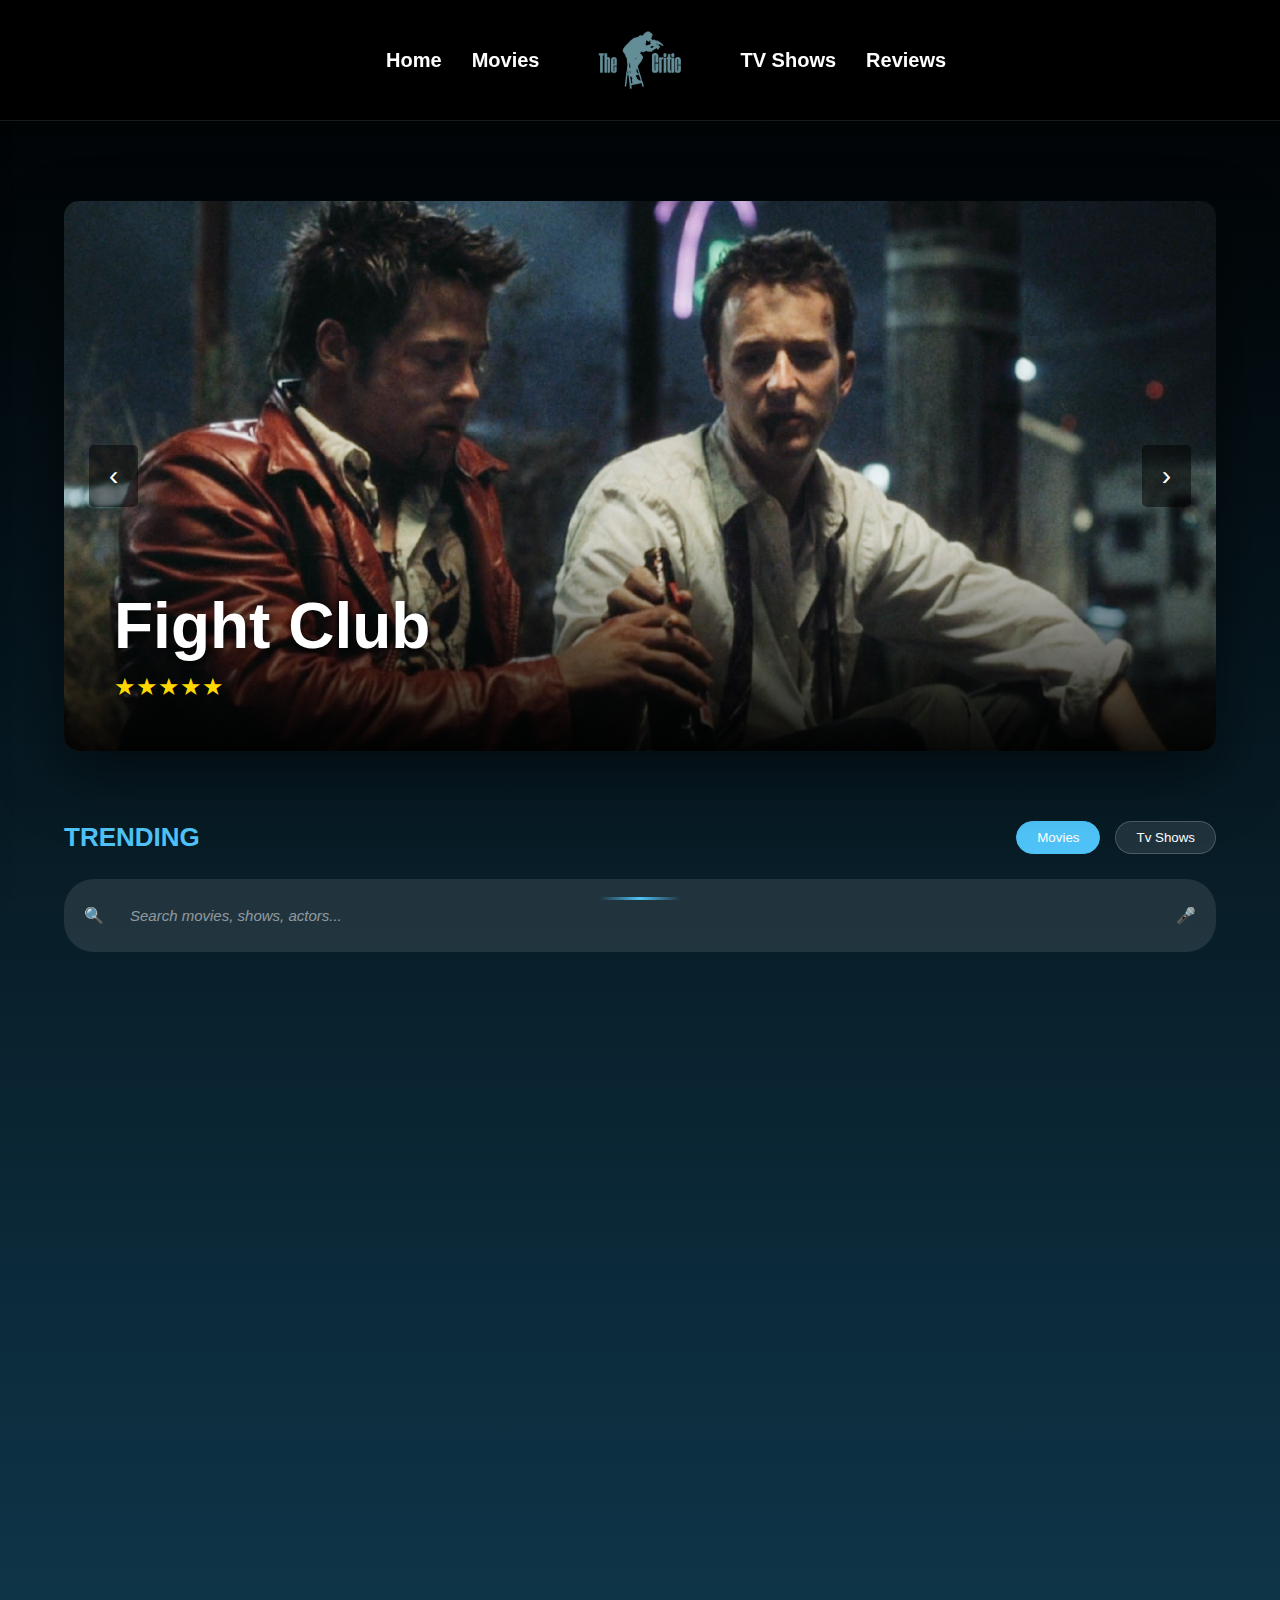
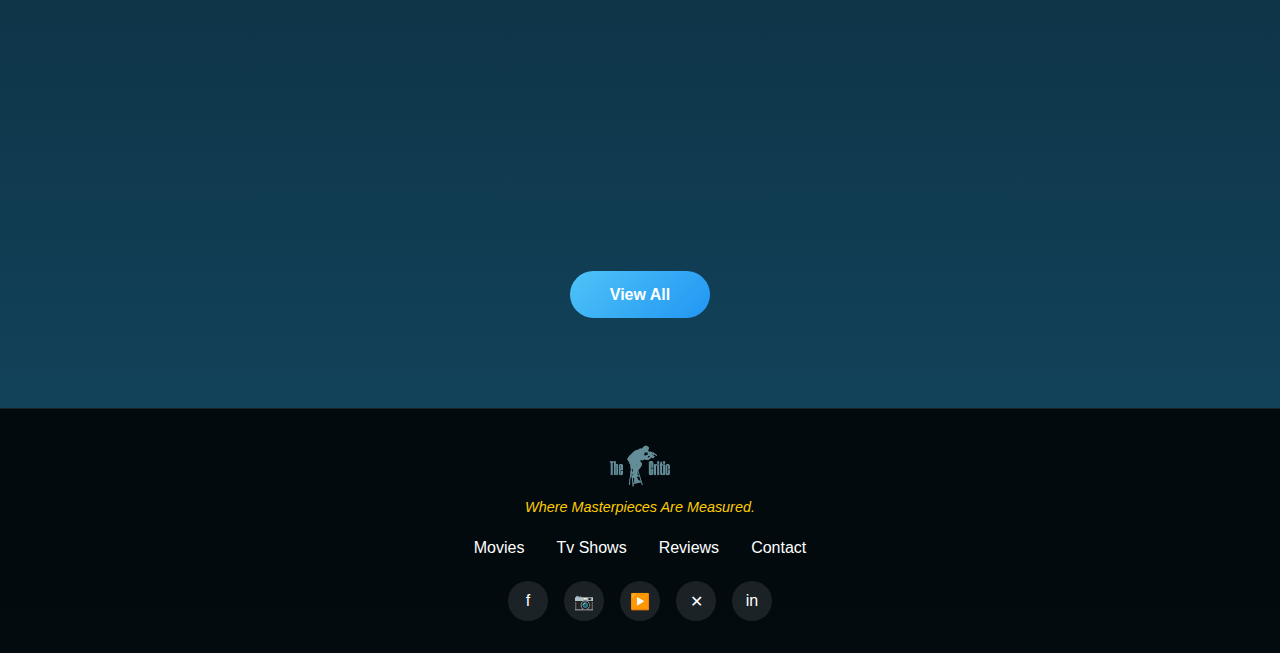
<file: Index.html>
<!DOCTYPE html>
<html lang="en">

<head>
  <meta charset="UTF-8" />
  <meta name="viewport" content="width=device-width, initial-scale=1.0" />
  <title>The Critic - Home</title>
  <link rel="stylesheet" href="Styles.css" />
  <script src="Script.js" defer></script>
</head>

<body>
  <!-- ==================== HEADER ==================== -->
  <header>
    <nav class="navbar">
      <!-- Hamburger Icon (left side on mobile) -->
      <div class="hamburger" id="hamburger">
        <span></span>
        <span></span>
        <span></span>
      </div>

      <!-- Center Links (hidden on mobile) -->
      <ul class="nav-left">
        <li><a href="Index.html">Home</a></li>
        <li><a href="Movies.html">Movies</a></li>
      </ul>

      <!-- Right Logo -->
      <a href="index.html" class="logo">
        <img src="Img/The_critic_Logo.png" alt="The Grille Logo" class="logo-img" />
      </a>

      <!-- Right Links (hidden on mobile) -->
      <ul class="nav-right">
        <li><a href="TvShows.html">TV Shows</a></li>
        <li><a href="Reviews.html">Reviews</a></li>
      </ul>
    </nav>

    <!-- Side Mobile Menu -->
    <div class="mobile-menu" id="mobileMenu">
      <ul>
        <li><a href="Index.html">Home</a></li>
        <li><a href="Movies.html">Movies</a></li>
        <li><a href="TvShows.html">TV Shows</a></li>
        <li><a href="Reviews.html">Reviews</a></li>
        <li><a href="Contact.html">Contact Us</a></li>
      </ul>
    </div>

    <!-- Optional overlay for dramatic effect -->
    <div class="menu-overlay" id="menuOverlay"></div>
  </header>


  <!-- ==================== MAIN CONTENT ==================== -->
  <div class="container">
    <section class="hero-section">
      <div class="hero-slide active" data-link="Reviews.html?movie=fight-club">
        <img src="Img/home/FightClub.jpg" alt="Fight Club" class="hero-img" />
        <div class="hero-content">
          <h1 class="hero-title">Fight Club</h1>
          <div class="rating">★★★★★</div>
        </div>
      </div>

      <div class="hero-slide" data-link="Reviews.html?movie=inception">
        <img src="Img/home/Inception.jpg" alt="Inception" class="hero-img" />
        <div class="hero-content">
          <h1 class="hero-title">Inception</h1>
          <div class="rating">★★★★★</div>
        </div>
      </div>

      <div class="hero-slide" data-link="Reviews.html?movie=dark-knight">
        <img src="Img/home/THE-DARK-KNIGHT-RISES_03.jpg" alt="The Dark Knight" class="hero-img" />
        <div class="hero-content">
          <h1 class="hero-title">The Dark Knight</h1>
          <div class="rating">★★★★★</div>
        </div>
      </div>

      <button class="carousel-nav prev" onclick="changeSlide(-1); event.stopPropagation();">‹</button>
      <button class="carousel-nav next" onclick="changeSlide(1); event.stopPropagation();">›</button>
    </section>


    <!-- Trending Section -->
    <section class="trending-section">
      <div class="section-header">
        <h2 class="section-title">TRENDING</h2>
        <div class="filter-tabs">
          <button class="active" onclick="filterContent('movies')">Movies</button>
          <button onclick="filterContent('tv')">Tv Shows</button>
        </div>
      </div>

      <div class="search-bar">
        <span class="search-icon">🔍</span>
        <input type="text" placeholder="Search movies, shows, actors..." id="searchInput" />
        <span class="mic-icon">🎤</span>
      </div>

      <!-- MOVIE GRID (3 columns, now with links) -->
      <div class="movie-grid" id="movieGrid">
        <div class="movie-card" onclick="window.location.href='Reviews.html?movie=scarface'" style="cursor: pointer;">
          <img src="Img/home/Scarface.jpg" alt="Scarface" class="movie-poster-img" />
          <div class="movie-info">
            <h3 class="movie-title">Scarface</h3>
            <div class="movie-rating">★★★★☆</div>
          </div>
        </div>

        <div class="movie-card" onclick="window.location.href='Reviews.html?movie=john-wick'" style="cursor: pointer;">
          <img src="Img/home/JohnWick.jpg" alt="John Wick" class="movie-poster-img" />
          <div class="movie-info">
            <h3 class="movie-title">John Wick</h3>
            <div class="movie-rating">★★★★★</div>
          </div>
        </div>

        <div class="movie-card" onclick="window.location.href='Reviews.html?movie=american-psycho'"
          style="cursor: pointer;">
          <img src="Img/home/AmericanPsycho.webp" alt="American Psycho" class="movie-poster-img" />
          <div class="movie-info">
            <h3 class="movie-title">American Psycho</h3>
            <div class="movie-rating">★★★★☆</div>
          </div>
        </div>

        <div class="movie-card" onclick="window.location.href='Reviews.html?movie=equalizer'" style="cursor: pointer;">
          <img src="Img/home/Equalizer.jpg" alt="Equalizer" class="movie-poster-img" />
          <div class="movie-info">
            <h3 class="movie-title">Equalizer</h3>
            <div class="movie-rating">★★★☆☆</div>
          </div>
        </div>

        <div class="movie-card" onclick="window.location.href='Reviews.html?movie=good-will-hunting'"
          style="cursor: pointer;">
          <img src="Img/home/GoodWillHunting.jpg" alt="Good Will Hunting" class="movie-poster-img" />
          <div class="movie-info">
            <h3 class="movie-title">Good Will Hunting</h3>
            <div class="movie-rating">★★★★★</div>
          </div>
        </div>

        <div class="movie-card" onclick="window.location.href='Reviews.html?movie=lockdown'" style="cursor: pointer;">
          <img src="Img/home/Lockdown.png" alt="Lock Down" class="movie-poster-img" />
          <div class="movie-info">
            <h3 class="movie-title">Lock Down</h3>
            <div class="movie-rating">★★★☆☆</div>
          </div>
        </div>
      </div>
      <!-- MOVIE GRID -->
      <div class="movie-grid" id="movieGrid">
        <!-- your existing movie cards -->
      </div>

      <!-- TV SHOW GRID (initially hidden) -->
      <div class="movie-grid" id="tvGrid" style="display: none;">
        <div class="movie-card" onclick="window.location.href='Reviews.html?movie=breaking-bad'">
          <img src="Img/tvshows/BreakingBad.jpg" alt="Breaking Bad" class="movie-poster-img" />
          <div class="movie-info">
            <h3 class="movie-title">Breaking Bad</h3>
            <div class="movie-rating">★★★★★</div>
          </div>
        </div>

        <div class="movie-card" onclick="window.location.href='Reviews.html?movie=stranger-things'">
          <img src="Img/tvshows/StrangerThings.webp" alt="Stranger Things" class="movie-poster-img" />
          <div class="movie-info">
            <h3 class="movie-title">Stranger Things</h3>
            <div class="movie-rating">★★★★★</div>
          </div>
        </div>

        <div class="movie-card" onclick="window.location.href='Reviews.html?movie=wednesday'">
          <img src="Img/tvshows/Wednesday.jpg" alt="Wednesday" class="movie-poster-img" />
          <div class="movie-info">
            <h3 class="movie-title">Wednesday</h3>
            <div class="movie-rating">★★★★☆</div>
          </div>
        </div>
      </div>

      <div class="view-all">

        <!-- Show all movies or tv shows button -->
        <!--<button class="active" onclick="filterContent('movies')">Movies</button>
                <button onclick="filterContent('tv')">Tv Shows</button> -->
        <a href="Movies.html" class="view-all-btn">View All</a>
      </div>
    </section>
  </div>

  <!-- ==================== FOOTER ==================== -->
  <footer>
    <div class="footer-content">
      <div class="footer-logo">
        <img src="Img/The_critic_Logo.png" alt="The Grille Logo" class="footer-logo-img" />
        <div>
          <div class="footer-tagline">Where Masterpieces Are Measured.</div>
        </div>
      </div>

      <div class="footer-links">
        <a href="Movies.html">Movies</a>
        <a href="TvShows.html">Tv Shows</a>
        <a href="Reviews.html">Reviews</a>
        <a href="Contact.html">Contact</a>
      </div>

      <div class="social-links">
        <a href="https://www.facebook.com/mikaelsheeray.rodriguez" class="social-icon" target="_blank">f</a>
        <a href="https://www.instagram.com/" class="social-icon" target="_blank">📷</a>
        <a href="https://www.youtube.com/channel/UCqGom0FIhv2HtHSJ5Uxgwlw" class="social-icon" target="_blank">▶️</a>
        <a href="https://twitter.com" class="social-icon" target="_blank">✕</a>
        <a href="https://www.linkedin.com/in/mikael-sheeray-rodriguez-0749b9381/" class="social-icon"
          target="_blank">in</a>
      </div>
    </div>
  </footer>
  <script>
    function filterContent(type) {
      const movieGrid = document.getElementById("movieGrid");
      const tvGrid = document.getElementById("tvGrid");
      const buttons = document.querySelectorAll(".filter-tabs button");

      // Reset active states
      buttons.forEach(btn => btn.classList.remove("active"));

      if (type === "movies") {
        movieGrid.style.display = "grid";
        tvGrid.style.display = "none";
        buttons[0].classList.add("active");
      } else if (type === "tv") {
        movieGrid.style.display = "none";
        tvGrid.style.display = "grid";
        buttons[1].classList.add("active");
      }
    }
  </script>

</body>

</html>
</file>
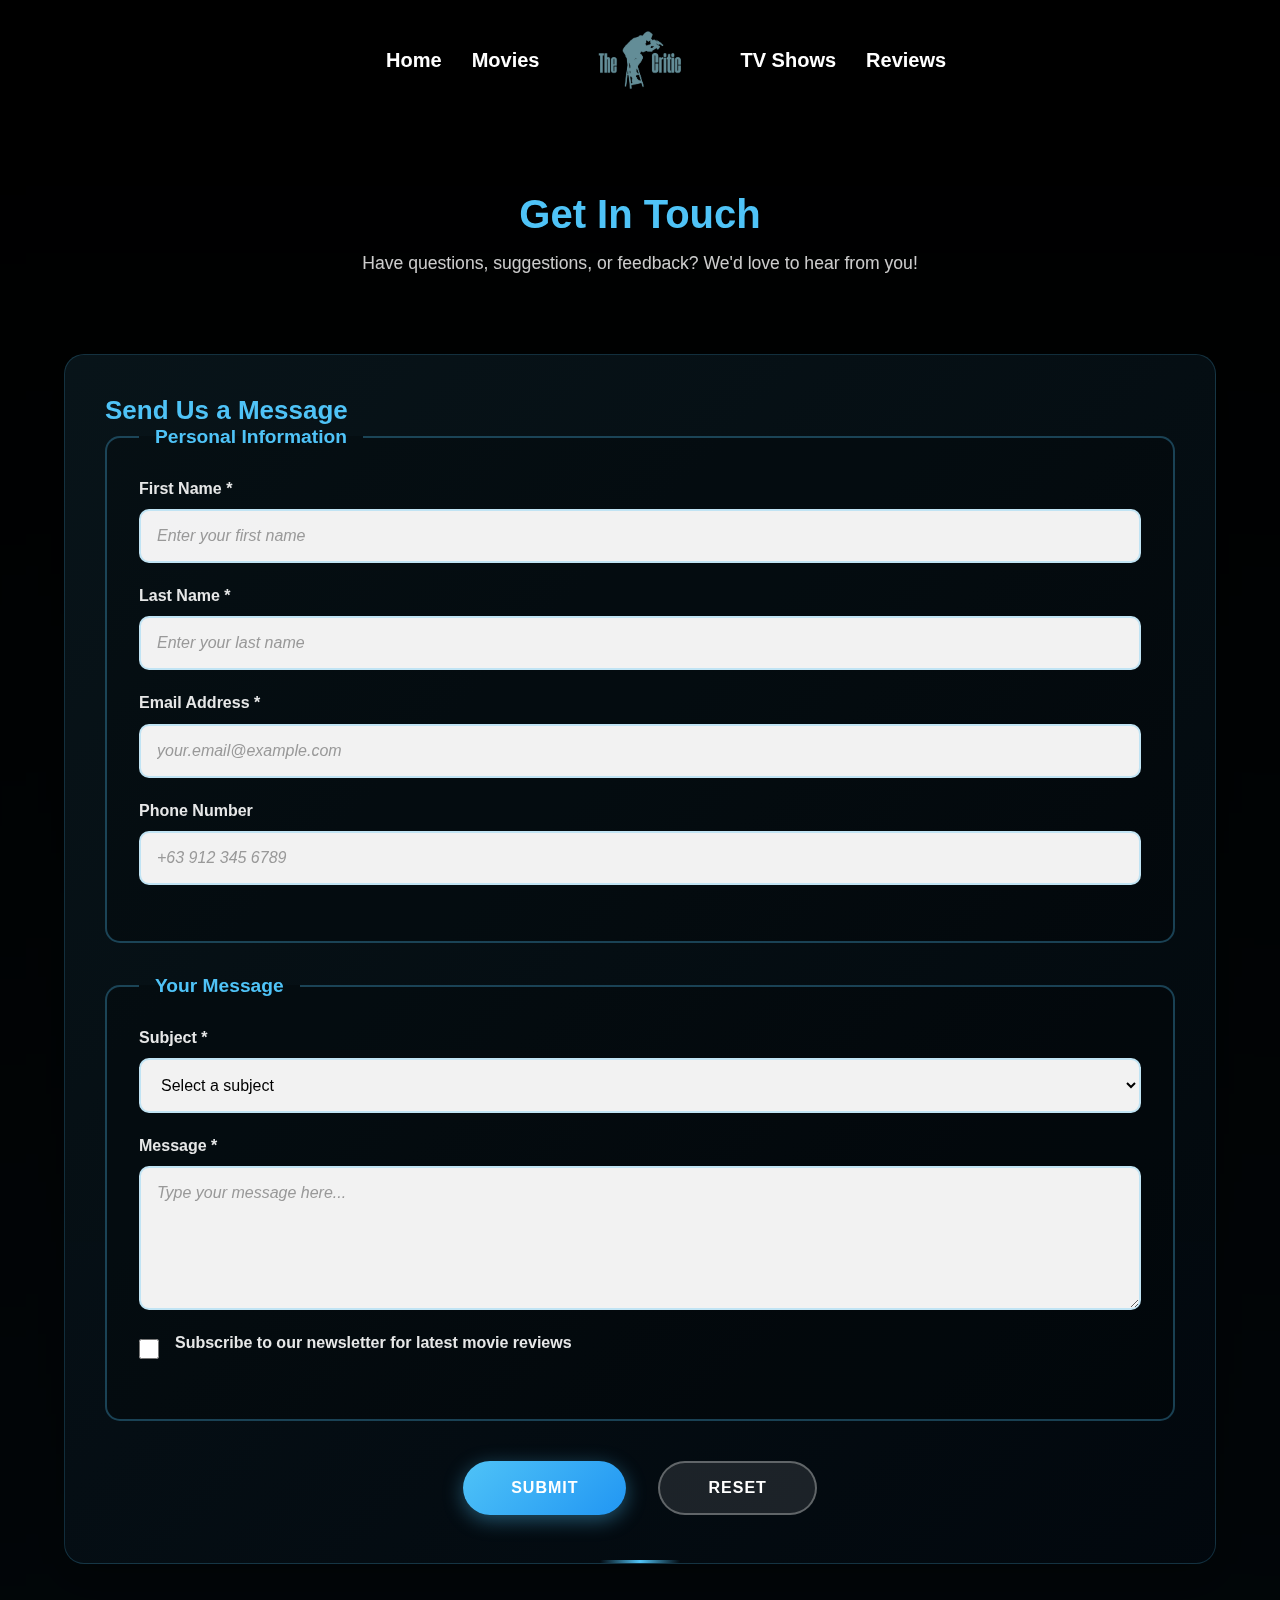
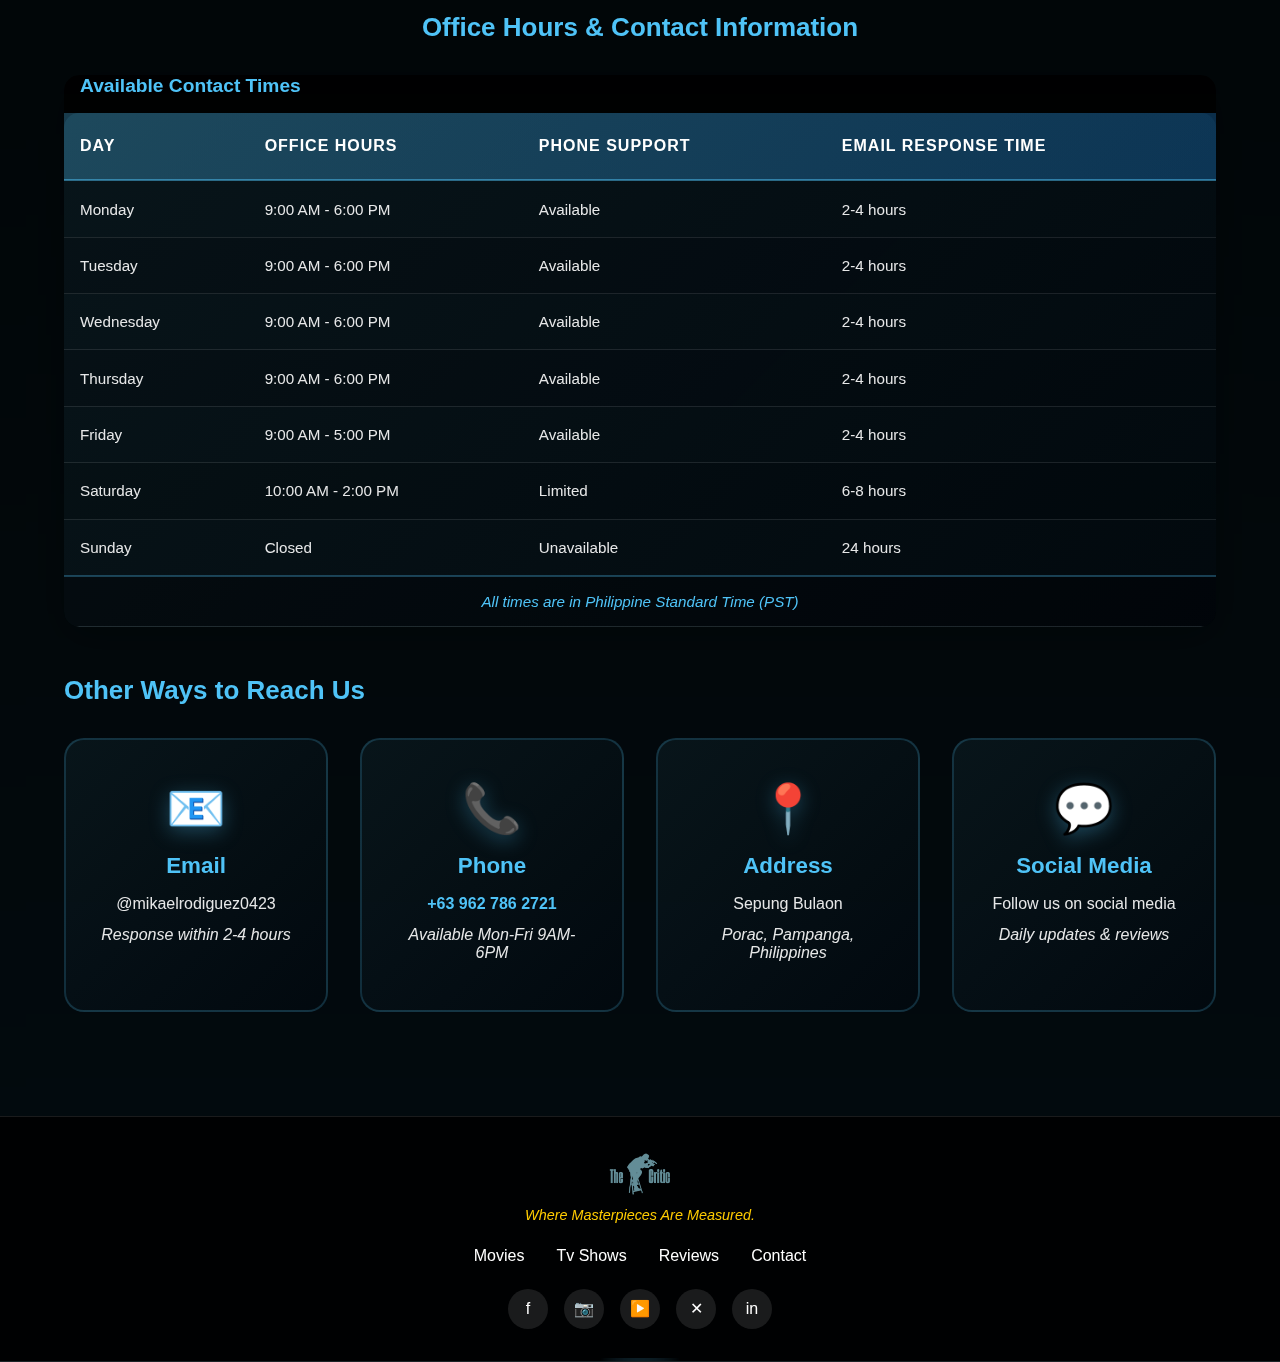
<file: Contact.html>
<!DOCTYPE html>
<html lang="en">

<head>
    <meta charset="UTF-8" />
    <meta name="viewport" content="width=device-width, initial-scale=1.0" />
    <title>The Critic - Contact Us</title>
    <link rel="stylesheet" href="Styles.css" />
    <script src="script.js" defer></script>
</head>

<body>
    <!-- ==================== HEADER ==================== -->
    <header>
        <nav class="navbar">
            <!-- Hamburger Icon (left side on mobile) -->
            <div class="hamburger" id="hamburger">
                <span></span>
                <span></span>
                <span></span>
            </div>

            <!-- Center Links (hidden on mobile) -->
            <ul class="nav-left">
                <li><a href="index.html">Home</a></li>
                <li><a href="Movies.html">Movies</a></li>
            </ul>

            <!-- Right Logo -->
            <a href="index.html" class="logo">
                <img src="Img/The_critic_Logo.png" alt="The Grille Logo" class="logo-img" />
            </a>

            <!-- Right Links (hidden on mobile) -->
            <ul class="nav-right">
                <li><a href="TvShows.html">TV Shows</a></li>
                <li><a href="Reviews.html">Reviews</a></li>
            </ul>
        </nav>

        <!-- Side Mobile Menu -->
        <div class="mobile-menu" id="mobileMenu">
            <ul>
                <li><a href="index.html">Home</a></li>
                <li><a href="Movies.html">Movies</a></li>
                <li><a href="TvShows.html">TV Shows</a></li>
                <li><a href="Reviews.html">Reviews</a></li>
                <li><a href="Contact.html">Contact Us</a></li>
            </ul>
        </div>

        <!-- ==================== MAIN CONTENT ==================== -->
        <main class="container">

            <section class="contact-intro">
                <h1 class="page-title">Get In Touch</h1>
                <p class="intro-text">Have questions, suggestions, or feedback? We'd love to hear from you!</p>
            </section>

            <!-- ==================== CONTACT FORM (Stage 8 Requirement) ==================== -->
            <section class="form-section">
                <h2 class="section-title">Send Us a Message</h2>

                <form action="submit-form.php" method="post" class="contact-form">
                    <fieldset class="form-group">
                        <legend>Personal Information</legend>

                        <div class="form-row">
                            <label for="firstName">First Name *</label>
                            <input type="text" id="firstName" name="firstName" required
                                placeholder="Enter your first name" />
                        </div>

                        <div class="form-row">
                            <label for="lastName">Last Name *</label>
                            <input type="text" id="lastName" name="lastName" required
                                placeholder="Enter your last name" />
                        </div>

                        <div class="form-row">
                            <label for="email">Email Address *</label>
                            <input type="email" id="email" name="email" required placeholder="your.email@example.com" />
                        </div>

                        <div class="form-row">
                            <label for="phone">Phone Number</label>
                            <input type="tel" id="phone" name="phone" placeholder="+63 912 345 6789"
                                pattern="[+0-9\s-()]+" />
                        </div>
                    </fieldset>

                    <fieldset class="form-group">
                        <legend>Your Message</legend>

                        <div class="form-row">
                            <label for="subject">Subject *</label>
                            <select id="subject" name="subject" required>
                                <option value="">Select a subject</option>
                                <option value="general">General Inquiry</option>
                                <option value="review">Movie Review Request</option>
                                <option value="suggestion">Suggestion</option>
                                <option value="partnership">Partnership Opportunity</option>
                                <option value="technical">Technical Issue</option>
                            </select>
                        </div>

                        <div class="form-row">
                            <label for="message">Message *</label>
                            <textarea id="message" name="message" rows="6" required
                                placeholder="Type your message here..."></textarea>
                        </div>

                        <div class="form-row checkbox-row">
                            <input type="checkbox" id="newsletter" name="newsletter" value="yes" />
                            <label for="newsletter">Subscribe to our newsletter for latest movie reviews</label>
                        </div>
                    </fieldset>

                    <div class="form-buttons">
                        <button type="submit" class="btn btn-submit">Submit</button>
                        <button type="reset" class="btn btn-reset">Reset</button>
                    </div>
                </form>
            </section>

            <!-- ==================== OFFICE HOURS TABLE (Stage 8 Requirement) ==================== -->
            <section class="table-section">
                <h2 class="section-title">Office Hours & Contact Information</h2>

                <div class="table-container">
                    <table class="info-table">
                        <caption>Available Contact Times</caption>
                        <thead>
                            <tr>
                                <th>Day</th>
                                <th>Office Hours</th>
                                <th>Phone Support</th>
                                <th>Email Response Time</th>
                            </tr>
                        </thead>
                        <tbody>
                            <tr>
                                <td>Monday</td>
                                <td>9:00 AM - 6:00 PM</td>
                                <td>Available</td>
                                <td>2-4 hours</td>
                            </tr>
                            <tr>
                                <td>Tuesday</td>
                                <td>9:00 AM - 6:00 PM</td>
                                <td>Available</td>
                                <td>2-4 hours</td>
                            </tr>
                            <tr>
                                <td>Wednesday</td>
                                <td>9:00 AM - 6:00 PM</td>
                                <td>Available</td>
                                <td>2-4 hours</td>
                            </tr>
                            <tr>
                                <td>Thursday</td>
                                <td>9:00 AM - 6:00 PM</td>
                                <td>Available</td>
                                <td>2-4 hours</td>
                            </tr>
                            <tr>
                                <td>Friday</td>
                                <td>9:00 AM - 5:00 PM</td>
                                <td>Available</td>
                                <td>2-4 hours</td>
                            </tr>
                            <tr>
                                <td>Saturday</td>
                                <td>10:00 AM - 2:00 PM</td>
                                <td>Limited</td>
                                <td>6-8 hours</td>
                            </tr>
                            <tr>
                                <td>Sunday</td>
                                <td>Closed</td>
                                <td>Unavailable</td>
                                <td>24 hours</td>
                            </tr>
                        </tbody>
                        <tfoot>
                            <tr>
                                <td colspan="4">All times are in Philippine Standard Time (PST)</td>
                            </tr>
                        </tfoot>
                    </table>
                </div>

                <!-- Mobile-friendly list (hidden on desktop) -->
                <div class="mobile-contact-list">
                    <h3>Contact Schedule</h3>
                    <ul>
                        <li><strong>Weekdays:</strong> 9:00 AM - 6:00 PM</li>
                        <li><strong>Saturday:</strong> 10:00 AM - 2:00 PM</li>
                        <li><strong>Sunday:</strong> Closed</li>
                        <li><strong>Phone:</strong> +63 912 345 6789</li>
                        <li><strong>Email:</strong> contact@thegrille.com</li>
                    </ul>
                </div>
            </section>

            <!-- ==================== CONTACT INFO GRID ==================== -->
            <section class="contact-grid-section">
                <h2 class="section-title">Other Ways to Reach Us</h2>

                <div class="contact-grid">
                    <article class="contact-card">
                        <div class="contact-icon">📧</div>
                        <h3>Email</h3>
                        <p>@mikaelrodiguez0423</p>
                        <p class="contact-detail">Response within 2-4 hours</p>
                    </article>

                    <article class="contact-card">
                        <div class="contact-icon">📞</div>
                        <h3>Phone</h3>
                        <p><a href="tel:+63 962 786 2721" class="tel-link">+63 962 786 2721</a></p>
                        <p class="contact-detail">Available Mon-Fri 9AM-6PM</p>
                    </article>

                    <article class="contact-card">
                        <div class="contact-icon">📍</div>
                        <h3>Address</h3>
                        <p>Sepung Bulaon</p>
                        <p class="contact-detail">Porac, Pampanga, Philippines</p>
                    </article>

                    <article class="contact-card">
                        <div class="contact-icon">💬</div>
                        <h3>Social Media</h3>
                        <p>Follow us on social media</p>
                        <p class="contact-detail">Daily updates & reviews</p>
                    </article>
                </div>
            </section>

        </main>

        <!-- ==================== FOOTER ==================== -->
        <footer>
            <div class="footer-content">
                <div class="footer-logo">
                    <img src="Img/The_critic_Logo.png" alt="The Grille Logo" class="footer-logo-img" />
                    <div>
                        <div class="footer-tagline">Where Masterpieces Are Measured.</div>
                    </div>
                </div>

                <div class="footer-links">
                    <a href="Movies.html">Movies</a>
                    <a href="TvShows.html">Tv Shows</a>
                    <a href="Reviews.html">Reviews</a>
                    <a href="Contact.html">Contact</a>
                </div>

                <div class="social-links">
                    <a href="https://www.facebook.com/mikaelsheeray.rodriguez" class="social-icon" target="_blank">f</a>
                    <a href="https://www.instagram.com/" class="social-icon" target="_blank">📷</a>
                    <a href="https://www.youtube.com/channel/UCqGom0FIhv2HtHSJ5Uxgwlw" class="social-icon"
                        target="_blank">▶️</a>
                    <a href="https://twitter.com" class="social-icon" target="_blank">✕</a>
                    <a href="https://www.linkedin.com/in/mikael-sheeray-rodriguez-0749b9381/" class="social-icon"
                        target="_blank">in</a>
                </div>
            </div>
        </footer>
</body>

</html>
</file>
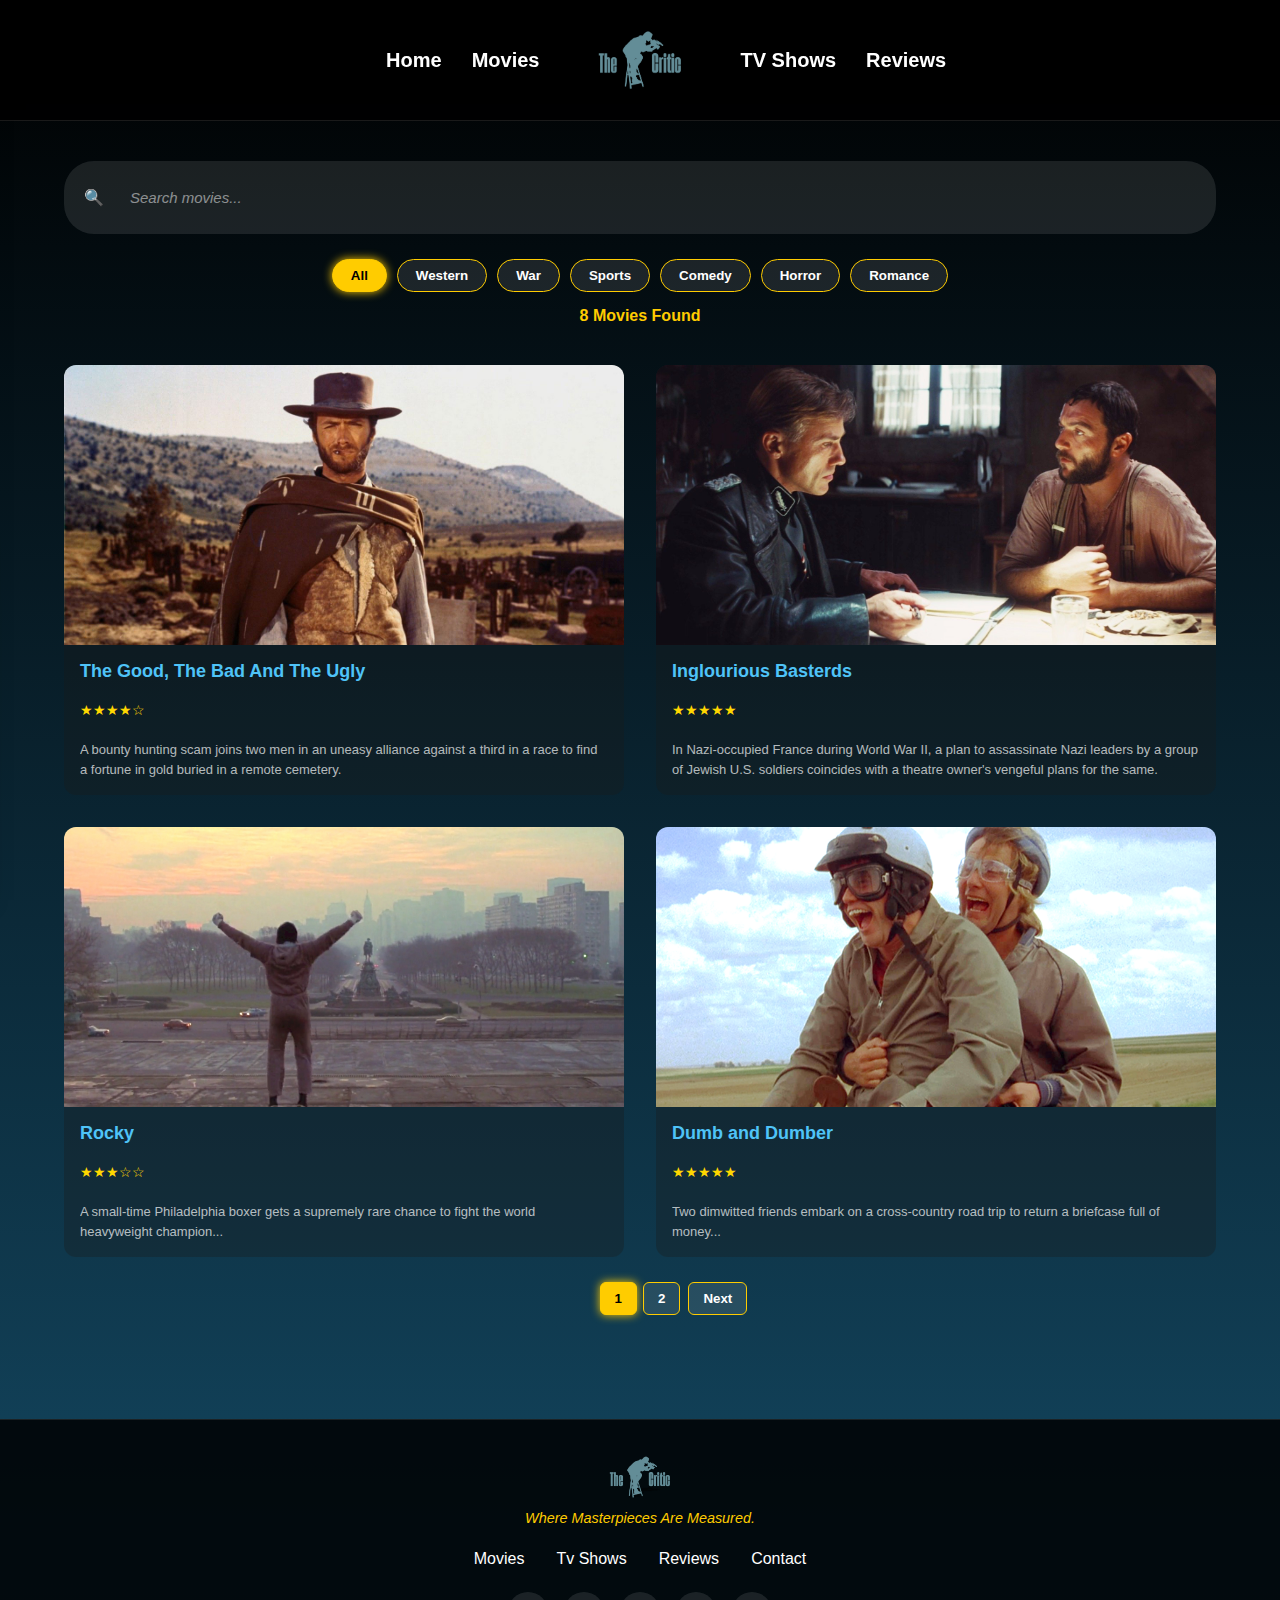
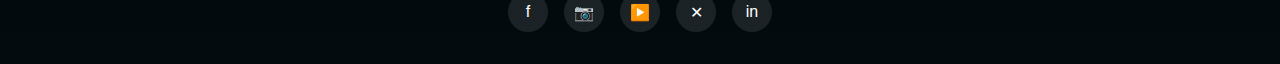
<file: Movies.html>
<!DOCTYPE html>
<html lang="en">

<head>
    <meta charset="UTF-8">
    <meta name="viewport" content="width=device-width, initial-scale=1.0">
    <title>The Critic - Movies</title>
    <link rel="stylesheet" href="Styles.css">
</head>

<body>
    <!-- ==================== HEADER ==================== -->
    <header>
        <nav class="navbar">
            <!-- Hamburger Icon (left side on mobile) -->
            <div class="hamburger" id="hamburger">
                <span></span>
                <span></span>
                <span></span>
            </div>

            <!-- Center Links (hidden on mobile) -->
            <ul class="nav-left">
                <li><a href="index.html">Home</a></li>
                <li><a href="Movies.html">Movies</a></li>
            </ul>

            <!-- Right Logo -->
            <a href="index.html" class="logo">
                <img src="Img/The_critic_Logo.png" alt="The Grille Logo" class="logo-img" />
            </a>

            <!-- Right Links (hidden on mobile) -->
            <ul class="nav-right">
                <li><a href="TvShows.html">TV Shows</a></li>
                <li><a href="Reviews.html">Reviews</a></li>
            </ul>
        </nav>

        <!-- Side Mobile Menu -->
        <div class="mobile-menu" id="mobileMenu">
            <ul>
                <li><a href="index.html">Home</a></li>
                <li><a href="Movies.html">Movies</a></li>
                <li><a href="TvShows.html">TV Shows</a></li>
                <li><a href="Reviews.html">Reviews</a></li>
                <li><a href="Contact.html">Contact Us</a></li>
            </ul>
        </div>

        <!-- Optional overlay for dramatic effect -->
        <div class="menu-overlay" id="menuOverlay"></div>
    </header>


    <div class="container">
        <!-- Search and Filter -->
        <div class="filter-section">
            <div class="search-bar">
                <span>🔍</span>
                <input type="text" placeholder="Search movies..." id="searchInput">
            </div>
            <div class="categories-btn">
                <button class="category active" data-genre="All">All</button>
                <button class="category" data-genre="Western">Western</button>
                <button class="category" data-genre="War">War</button>
                <button class="category" data-genre="Sports">Sports</button>
                <button class="category" data-genre="Comedy">Comedy</button>
                <button class="category" data-genre="Horror">Horror</button>
                <button class="category" data-genre="Romance">Romance</button>
            </div>

            <p id="movieCount" style="text-align:center; color:#ffcc00; font-weight:bold; margin-top:10px;"></p>
        </div>


        <!-- Movies Grid -->
        <div class="movies-grid2" id="moviesGrid">
            <div class="movie-card2" data-genre="Western"
                onclick="window.location.href='Reviews.html?movie=good-bad-ugly'" style="cursor: pointer;">
                <div class="movie-thumbnail2"
                    style="background: url(Img/movies/TheGood,TheBadAndTheUgly.jpeg) center / cover no-repeat"></div>
                <div class="movie-details2">
                    <h3 class="movie-title2">The Good, The Bad And The Ugly</h3>
                    <div class="movie-rating2">★★★★☆</div>
                    <p class="movie-description2">A bounty hunting scam joins two men in an uneasy alliance against a
                        third in a race to find a fortune in gold buried in a remote cemetery.</p>
                </div>
            </div>

            <div class="movie-card2" data-genre="War"
                onclick="window.location.href='Reviews.html?movie=inglourious-basterds'" style="cursor: pointer;">
                <div class="movie-thumbnail2"
                    style="background: url(Img/movies/InglouriousBasterds.jpg) center / cover no-repeat"></div>
                <div class="movie-details2">
                    <h3 class="movie-title2">Inglourious Basterds</h3>
                    <div class="movie-rating2">★★★★★</div>
                    <p class="movie-description2">In Nazi-occupied France during World War II, a plan to assassinate
                        Nazi leaders by a group of Jewish U.S. soldiers coincides with a theatre owner's vengeful plans
                        for the same.</p>
                </div>
            </div>

            <div class="movie-card2" data-genre="Sports" onclick="window.location.href='Reviews.html?movie=rocky'"
                style="cursor: pointer;">
                <div class="movie-thumbnail2" style="background: url(Img/movies/Rocky.jpg) center / cover no-repeat">
                </div>
                <div class="movie-details2">
                    <h3 class="movie-title2">Rocky</h3>
                    <div class="movie-rating2">★★★☆☆</div>
                    <p class="movie-description2">A small-time Philadelphia boxer gets a supremely rare chance to fight
                        the world heavyweight champion...</p>
                </div>
            </div>

            <div class="movie-card2" data-genre="Comedy"
                onclick="window.location.href='Reviews.html?movie=dumb-and-dumber'" style="cursor: pointer;">
                <div class="movie-thumbnail2"
                    style="background: url(Img/movies/DumbandDumber.png) center / cover no-repeat"></div>
                <div class="movie-details2">
                    <h3 class="movie-title2">Dumb and Dumber</h3>
                    <div class="movie-rating2">★★★★★</div>
                    <p class="movie-description2">Two dimwitted friends embark on a cross-country road trip to return a
                        briefcase full of money...</p>
                </div>
            </div>

            <div class="movie-card2" data-genre="Horror" onclick="window.location.href='Reviews.html?movie=the-shining'"
                style="cursor: pointer;">
                <div class="movie-thumbnail2"
                    style="background: url(Img/movies/TheShining.png) center / cover no-repeat"></div>
                <div class="movie-details2">
                    <h3 class="movie-title2">The Shining</h3>
                    <div class="movie-rating2">★★★★★</div>
                    <p class="movie-description2">A family heads to an isolated hotel for the winter where a sinister
                        presence influences the father into violence...</p>
                </div>
            </div>

            <div class="movie-card2" data-genre="Comedy"
                onclick="window.location.href='Reviews.html?movie=happy-gilmore'" style="cursor: pointer;">
                <div class="movie-thumbnail2"
                    style="background: url(Img/movies/HappyGilmore.jpg) center / cover no-repeat"></div>
                <div class="movie-details2">
                    <h3 class="movie-title2">Happy Gilmore</h3>
                    <div class="movie-rating2">★★★☆☆</div>
                    <p class="movie-description2">A rejected hockey player puts his skills to the golf course to save
                        his grandmother's house...</p>
                </div>
            </div>

            <div class="movie-card2" data-genre="Romance" onclick="window.location.href='Reviews.html?movie=la-la-land'"
                style="cursor: pointer;">
                <div class="movie-thumbnail2"
                    style="background: url(Img/movies/LaLaLand.jfif) center / cover no-repeat"></div>
                <div class="movie-details2">
                    <h3 class="movie-title2">La La Land</h3>
                    <div class="movie-rating2">★★★★★</div>
                    <p class="movie-description2">While navigating their careers in Los Angeles, a pianist and an
                        actress fall in love while attempting to reconcile their aspirations for the future.</p>
                </div>
            </div>

            <div class="movie-card2" data-genre="War" onclick="window.location.href='Reviews.html?movie=pearl-harbor'"
                style="cursor: pointer;">
                <div class="movie-thumbnail2"
                    style="background: url(Img/movies/PearlHarbor.jpg) center / cover no-repeat"></div>
                <div class="movie-details2">
                    <h3 class="movie-title2">Pearl Harbor</h3>
                    <div class="movie-rating2">★★★★☆</div>
                    <p class="movie-description2">A tale of war and romance mixed in with history...</p>
                </div>
            </div>
        </div>

        <!-- Pagination -->
        <div class="pagination" id="paginationContainer">
            <button id="prevPage" class="page-btn">Prev</button>
            <div id="pageNumbers"></div>
            <button id="nextPage" class="page-btn">Next</button>
        </div>

    </div>
    <!-- CONTAINER ENDS HERE -->

    <!-- ==================== FOOTER ==================== -->
    <footer>
        <div class="footer-content">
            <div class="footer-logo">
                <img src="Img/The_critic_Logo.png" alt="The Grille Logo" class="footer-logo-img" />
                <div>
                    <div class="footer-tagline">Where Masterpieces Are Measured.</div>
                </div>
            </div>

            <div class="footer-links">
                <a href="Movies.html">Movies</a>
                <a href="TvShows.html">Tv Shows</a>
                <a href="Reviews.html">Reviews</a>
                <a href="Contact.html">Contact</a>
            </div>

            <div class="social-links">
                <a href="https://www.facebook.com/mikaelsheeray.rodriguez" class="social-icon" target="_blank">f</a>
                <a href="https://www.instagram.com/" class="social-icon" target="_blank">📷</a>
                <a href="https://www.youtube.com/channel/UCqGom0FIhv2HtHSJ5Uxgwlw" class="social-icon"
                    target="_blank">▶️</a>
                <a href="https://twitter.com" class="social-icon" target="_blank">✕</a>
                <a href="https://www.linkedin.com/in/mikael-sheeray-rodriguez-0749b9381/" class="social-icon"
                    target="_blank">in</a>
            </div>
        </div>
    </footer>

    <script src="script.js" defer></script>
</body>

</html>
</file>
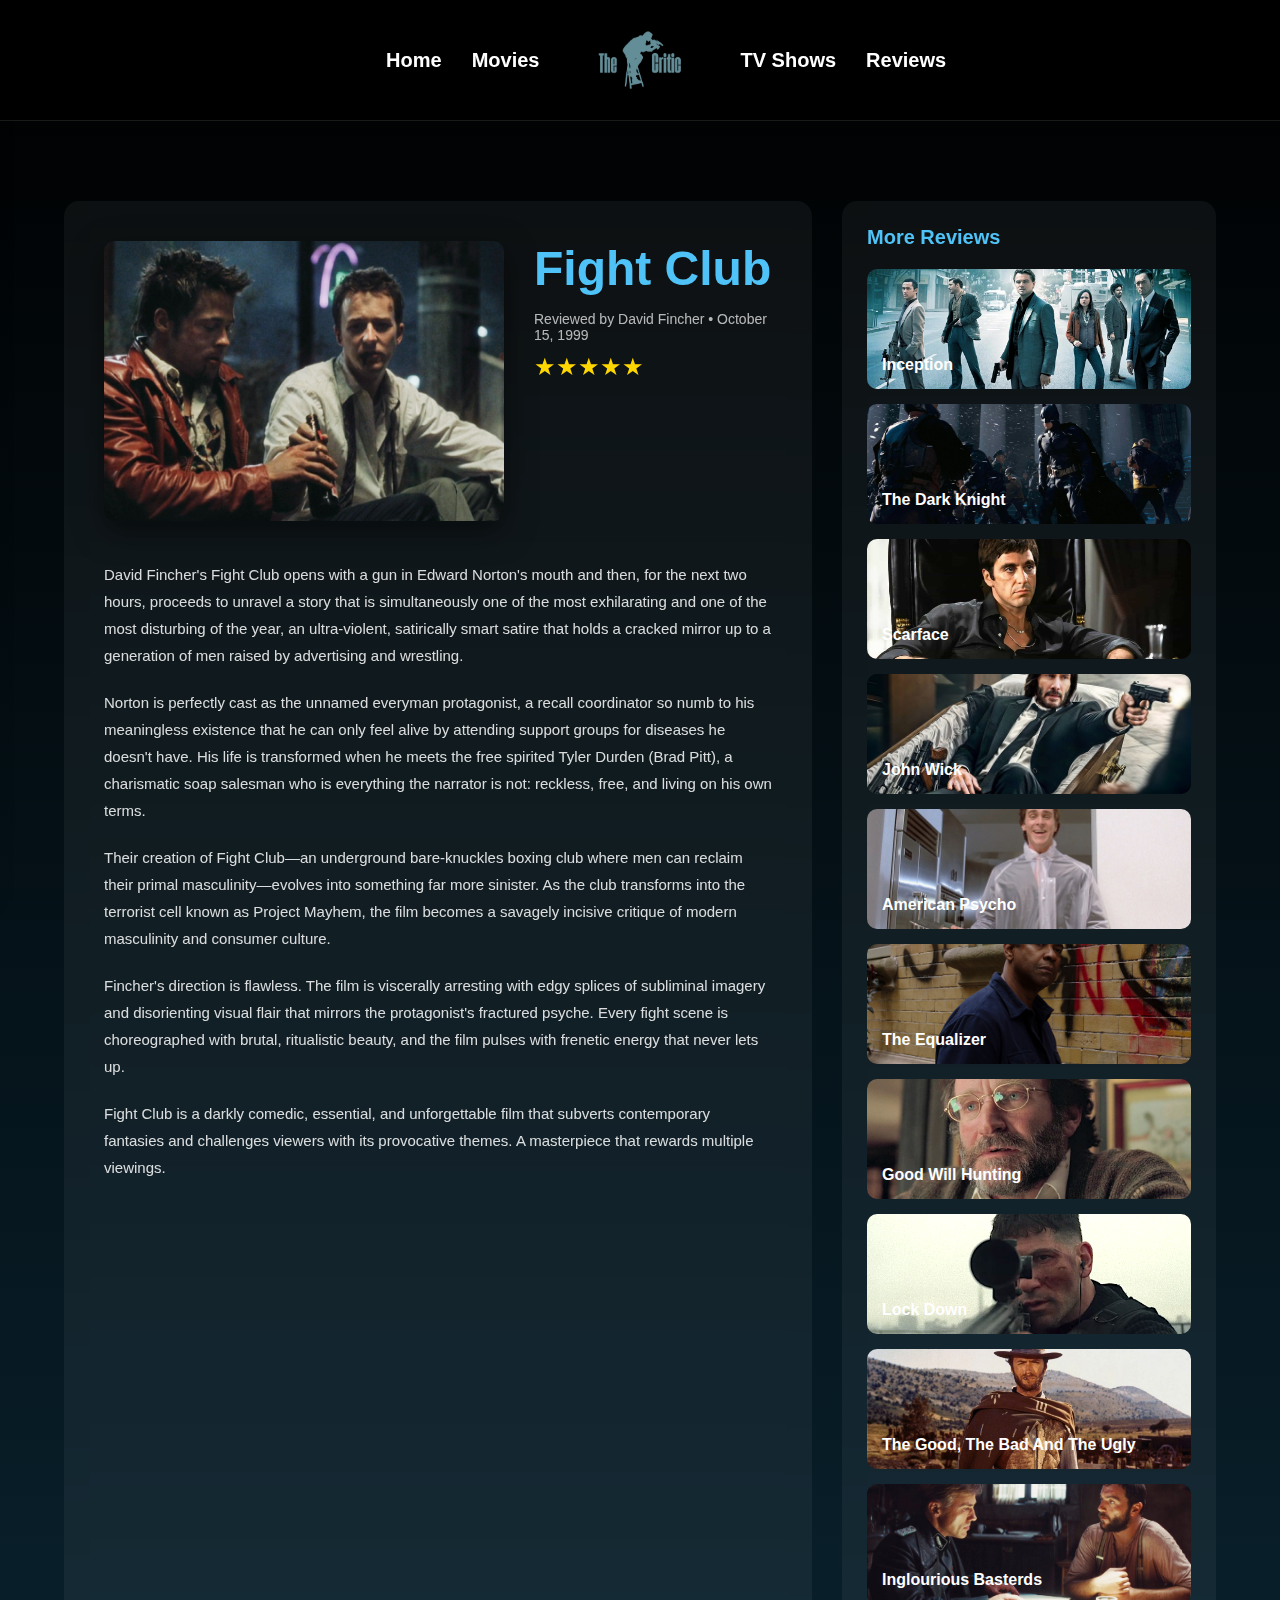
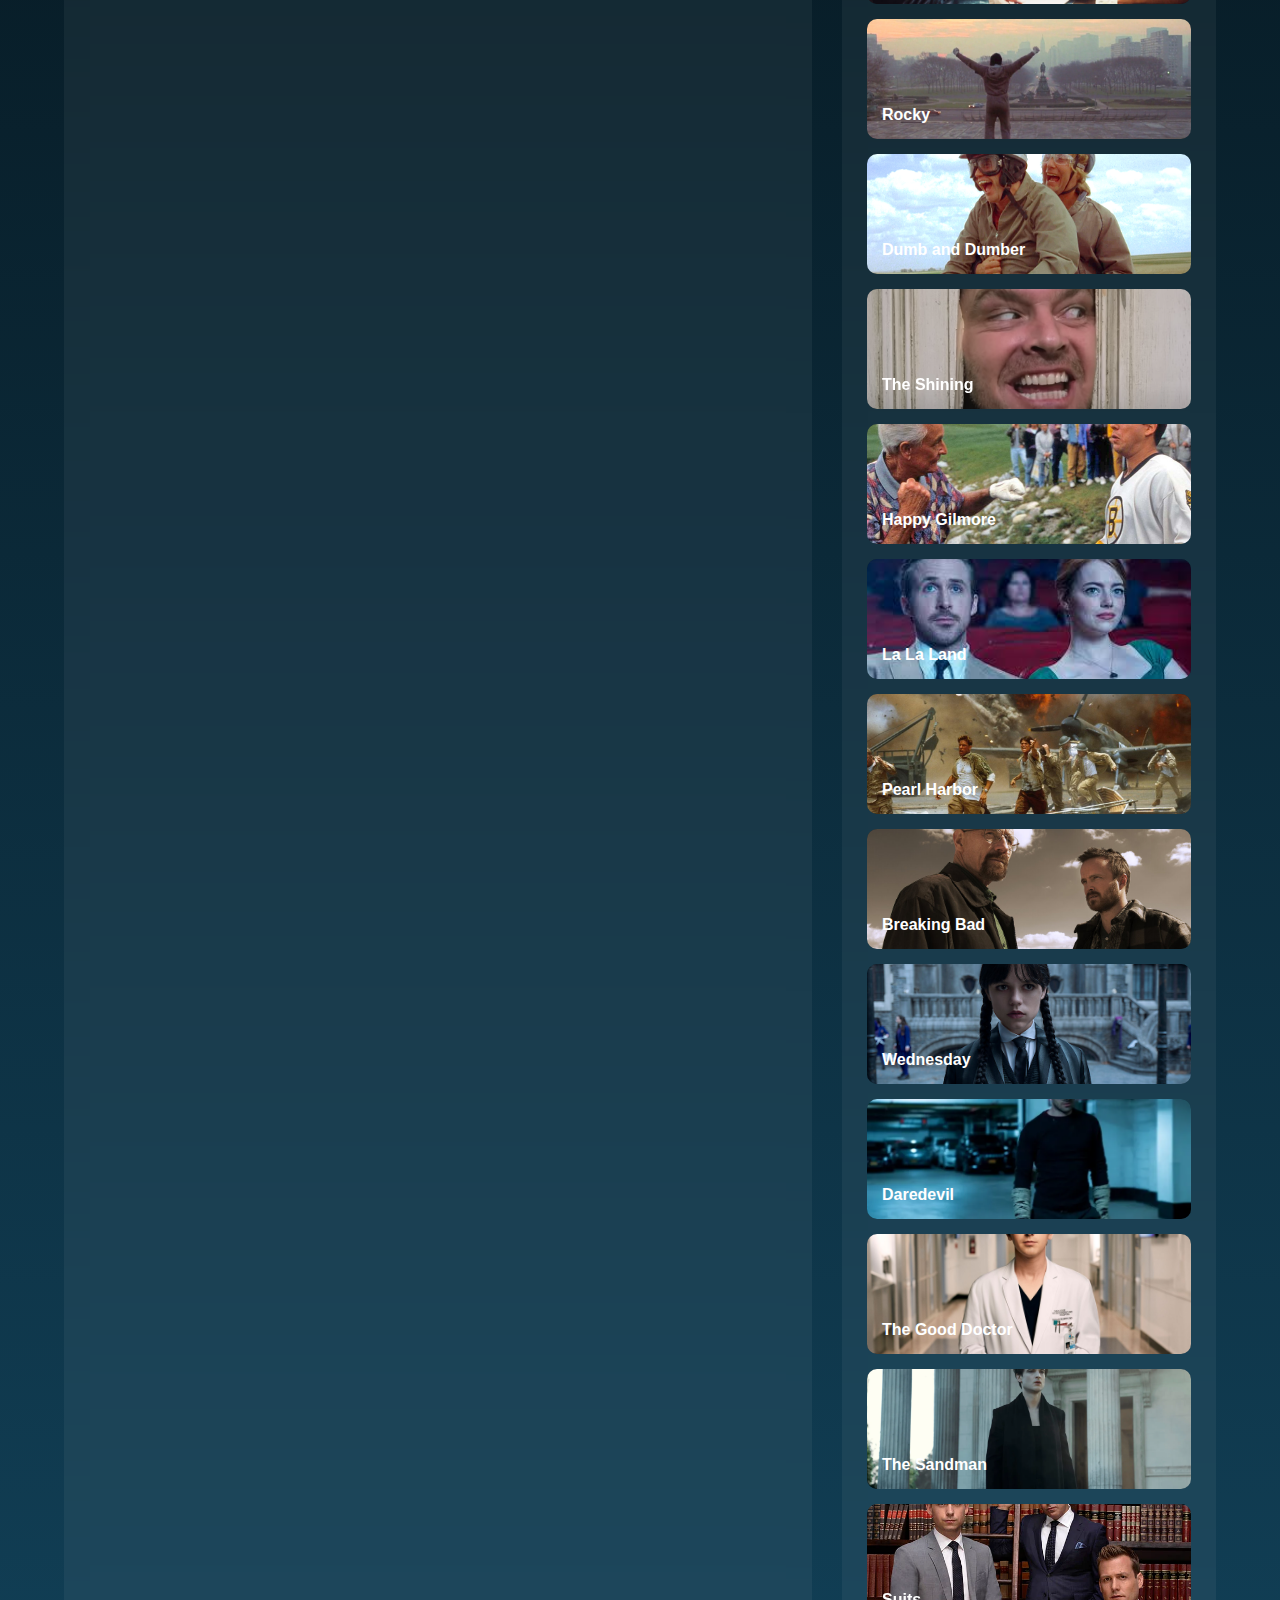
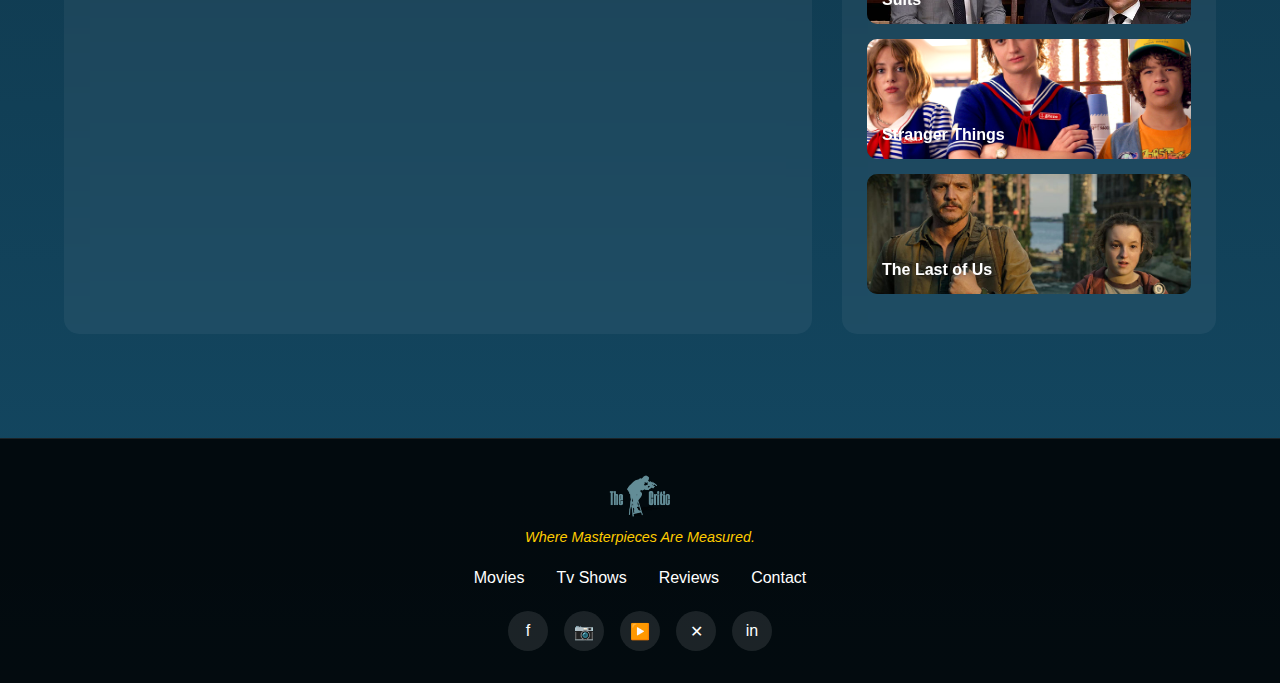
<file: Reviews.html>
<!DOCTYPE html>
<html lang="en">

<head>
    <meta charset="UTF-8">
    <meta name="viewport" content="width=device-width, initial-scale=1.0">
    <title>Movie Review - The Critic</title>
    <link rel="stylesheet" href="Styles.css">
</head>

<body>
<!-- ==================== HEADER ==================== -->
<header>
  <nav class="navbar">
    <!-- Hamburger Icon (left side on mobile) -->
    <div class="hamburger" id="hamburger">
      <span></span>
      <span></span>
      <span></span>
    </div>

    <!-- Center Links (hidden on mobile) -->
    <ul class="nav-left">
      <li><a href="Index.html">Home</a></li>
      <li><a href="Movies.html">Movies</a></li>
    </ul>

    <!-- Right Logo -->
    <a href="index.html" class="logo">
      <img src="Img/The_critic_Logo.png" alt="The Grille Logo" class="logo-img" />
    </a>

    <!-- Right Links (hidden on mobile) -->
    <ul class="nav-right">
      <li><a href="TvShows.html">TV Shows</a></li>
      <li><a href="Reviews.html">Reviews</a></li>
    </ul>
  </nav>

  <!-- Side Mobile Menu -->
  <div class="mobile-menu" id="mobileMenu">
    <ul>
      <li><a href="Index.html">Home</a></li>
      <li><a href="Movies.html">Movies</a></li>
      <li><a href="TvShows.html">TV Shows</a></li>
      <li><a href="Reviews.html">Reviews</a></li>
      <li><a href="Contact.html">Contact Us</a></li>
    </ul>
  </div>

  <!-- Optional overlay for dramatic effect -->
  <div class="menu-overlay" id="menuOverlay"></div>
</header>


    <div class="container">
        <div class="review-layout">
            <!-- Main Review Content -->
            <div class="review-content" id="reviewContent">
                <!-- Content will be loaded dynamically by JavaScript -->
            </div>

            <!-- Sidebar -->
            <aside class="sidebar">
                <div class="recommendations-card">
                    <h2 class="card-title">More Reviews</h2>
                    <div id="recommendationsList">
                        <!-- Recommendations will be loaded dynamically -->
                    </div>
                </div>
            </aside>
        </div>
    </div>

    <!-- ==================== FOOTER ==================== -->
    <footer>
        <div class="footer-content">
            <div class="footer-logo">
                <img src="Img/The_critic_Logo.png" alt="The Critic Logo" class="footer-logo-img" />
                <div>
                    <div class="footer-tagline">Where Masterpieces Are Measured.</div>
                </div>
            </div>

            <div class="footer-links">
                <a href="Movies.html">Movies</a>
                <a href="TvShows.html">Tv Shows</a>
                <a href="Reviews.html">Reviews</a>
                <a href="Contact.html">Contact</a>
            </div>

            <div class="social-links">
                <a href="https://www.facebook.com/mikaelsheeray.rodriguez" class="social-icon" target="_blank">f</a>
                <a href="https://www.instagram.com/" class="social-icon" target="_blank">📷</a>
                <a href="https://www.youtube.com/channel/UCqGom0FIhv2HtHSJ5Uxgwlw" class="social-icon"
                    target="_blank">▶️</a>
                <a href="https://twitter.com" class="social-icon" target="_blank">✕</a>
                <a href="https://www.linkedin.com/in/mikael-sheeray-rodriguez-0749b9381/" class="social-icon"
                    target="_blank">in</a>
            </div>
        </div>
    </footer>

    <script>
          const hamburger = document.getElementById("hamburger");
  const mobileMenu = document.getElementById("mobileMenu");
  const overlay = document.getElementById("menuOverlay");

  hamburger.addEventListener("click", () => {
    hamburger.classList.toggle("active");
    mobileMenu.classList.toggle("show");
    overlay.classList.toggle("show");
  });

  // Close when clicking overlay or a link
  overlay.addEventListener("click", closeMenu);
  document.querySelectorAll(".mobile-menu a").forEach(link => {
    link.addEventListener("click", closeMenu);
  });

  function closeMenu() {
    hamburger.classList.remove("active");
    mobileMenu.classList.remove("show");
    overlay.classList.remove("show");
  }
        // Movie Reviews Database
        const movieReviews = {
    'fight-club': {
        title: 'Fight Club',
        image: 'Img/home/FightClub.jpg',
        reviewer: 'David Fincher',
        date: 'October 15, 1999',
        rating: '★★★★★',
        review: `
            <p>David Fincher's Fight Club opens with a gun in Edward Norton's mouth and then, for the next two
                hours, proceeds to unravel a story that is simultaneously one of the most exhilarating and one
                of the most disturbing of the year, an ultra-violent, satirically smart satire that holds a
                cracked mirror up to a generation of men raised by advertising and wrestling.</p>

            <p>Norton is perfectly cast as the unnamed everyman protagonist, a recall coordinator so numb to his
                meaningless existence that he can only feel alive by attending support groups for diseases he
                doesn't have. His life is transformed when he meets the free spirited Tyler Durden (Brad Pitt),
                a charismatic soap salesman who is everything the narrator is not: reckless, free, and living on
                his own terms.</p>

            <p>Their creation of Fight Club—an underground bare-knuckles boxing club where men can reclaim their
                primal masculinity—evolves into something far more sinister. As the club transforms into the
                terrorist cell known as Project Mayhem, the film becomes a savagely incisive critique of modern
                masculinity and consumer culture.</p>

            <p>Fincher's direction is flawless. The film is viscerally arresting with edgy splices of subliminal
                imagery and disorienting visual flair that mirrors the protagonist's fractured psyche. Every
                fight scene is choreographed with brutal, ritualistic beauty, and the film pulses with frenetic
                energy that never lets up.</p>

            <p>Fight Club is a darkly comedic, essential, and unforgettable film that subverts contemporary
                fantasies and challenges viewers with its provocative themes. A masterpiece that rewards
                multiple viewings.</p>
        `
    },
    'inception': {
        title: 'Inception',
        image: 'Img/home/Inception.jpg',
        reviewer: 'Christopher Nolan',
        date: 'July 16, 2010',
        rating: '★★★★★',
        review: `
            <p>Christopher Nolan's Inception is a mind-bending masterpiece that challenges the boundaries of
                cinema. This stunning sci-fi thriller takes audiences on a journey through layers of dreams,
                where reality becomes increasingly difficult to discern from illusion.</p>

            <p>Leonardo DiCaprio delivers a career-defining performance as Dom Cobb, a skilled thief who
                specializes in extracting secrets from people's subconscious. When offered a chance at
                redemption through an impossible task—planting an idea rather than stealing one—Cobb assembles a
                team for the most dangerous mission of his career.</p>

            <p>The film's visual effects are groundbreaking, from the folding cityscapes of Paris to the
                zero-gravity hotel corridor fight sequence. Each dream level is meticulously crafted with its
                own distinct visual language and rules, creating a complex but coherent narrative structure.</p>

            <p>Hans Zimmer's iconic score amplifies every moment, with the famous "BRAAAAAM" sound becoming
                instantly recognizable. The ensemble cast, including Tom Hardy, Ellen Page, and Marion
                Cotillard, delivers powerful performances that ground the film's fantastical concepts.</p>

            <p>Inception is more than a heist film—it's a meditation on grief, guilt, and the power of ideas.
                The ambiguous ending has sparked countless debates, making this one of the most discussed films
                of the 21st century. A true cinematic achievement.</p>
        `
    },
    'dark-knight': {
        title: 'The Dark Knight',
        image: 'Img/home/THE-DARK-KNIGHT-RISES_03.jpg',
        reviewer: 'Christopher Nolan',
        date: 'July 18, 2008',
        rating: '★★★★★',
        review: `
            <p>The Dark Knight transcends the superhero genre to become a gripping crime epic that explores
                themes of chaos, morality, and the thin line between heroism and vigilantism. Christopher Nolan
                elevates Batman to operatic heights.</p>

            <p>Heath Ledger's performance as the Joker is nothing short of legendary. His anarchic, terrifying
                portrayal earned him a posthumous Academy Award and redefined what a comic book villain could
                be. Every scene he inhabits crackles with unpredictable menace.</p>

            <p>Christian Bale's Batman faces his greatest moral test as the Joker forces Gotham's citizens to
                confront their darkest impulses. The film asks difficult questions about justice, sacrifice, and
                whether society's rules can hold against pure chaos.</p>

            <p>The action sequences are spectacular—from the opening bank heist to the truck flip on Lower 5th
                Street. But what sets The Dark Knight apart is how these moments serve the story rather than
                overshadowing it. The film never loses sight of its emotional core.</p>

            <p>With stellar supporting performances from Aaron Eckhart as Harvey Dent and Gary Oldman as
                Commissioner Gordon, The Dark Knight is a masterclass in ensemble filmmaking. It proved that
                superhero films could be both entertaining and artistically ambitious. An absolute triumph.</p>
        `
    },
    'scarface': {
        title: 'Scarface',
        image: 'Img/home/Scarface.jpg',
        reviewer: 'Brian De Palma',
        date: 'December 9, 1983',
        rating: '★★★★☆',
        review: `
            <p>Brian De Palma's Scarface is an explosive, operatic crime saga that chronicles the rise and fall
                of Tony Montana, a Cuban immigrant who becomes Miami's most powerful drug lord. Al Pacino
                delivers one of his most iconic performances in a film that has become a cultural phenomenon.</p>

            <p>The film pulls no punches in depicting the brutal world of drug trafficking. From the infamous
                chainsaw scene to the climactic mansion shootout, Scarface revels in its excess and violence,
                creating a cautionary tale about the American Dream gone horribly wrong.</p>

            <p>Pacino's Tony Montana is simultaneously charismatic and repulsive, a man driven by ambition and
                paranoia in equal measure. His journey from dishwasher to drug kingpin is marked by betrayal,
                murder, and an insatiable hunger for power that ultimately consumes him.</p>

            <p>The film's visual style is pure 1980s Miami—neon lights, pastel suits, and glamorous excess that
                masks the moral decay underneath. Giorgio Moroder's synth-heavy score perfectly captures the
                era's decadent atmosphere.</p>

            <p>While controversial upon release for its extreme violence and profanity, Scarface has endured as
                a defining gangster film. Its influence on hip-hop culture and popular media is immeasurable.
                "Say hello to my little friend!" remains one of cinema's most quotable lines.</p>
        `
    },
    'john-wick': {
        title: 'John Wick',
        image: 'Img/home/JohnWick.jpg',
        reviewer: 'Chad Stahelski',
        date: 'October 24, 2014',
        rating: '★★★★★',
        review: `
            <p>John Wick revitalized the action genre with its stylish, balletic violence and world-building
                that expanded far beyond a simple revenge thriller. Keanu Reeves delivers a career-redefining
                performance as the legendary assassin pulled back into the underworld.</p>

            <p>The premise is deceptively simple: retired hitman seeks vengeance for his murdered dog, the last
                gift from his deceased wife. But director Chad Stahelski transforms this into a meditation on
                grief and the impossibility of escaping one's past.</p>

            <p>What sets John Wick apart is its commitment to practical action. The gun-fu choreography is
                immaculately staged, with Reeves performing most of his own stunts. Every headshot, every reload,
                every tactical movement feels visceral and real. The Continental Hotel and its network of
                assassins creates a fascinating mythology.</p>

            <p>The film's neo-noir aesthetic—from the rain-soaked streets to the neon-drenched nightclub
                sequence—creates a heightened reality that's both grounded and operatic. The world feels lived-in
                and mysterious, with its own rules and code of honor.</p>

            <p>John Wick proved that audiences were hungry for intelligent action cinema that respects both the
                craft of stunt work and the intelligence of viewers. It spawned a successful franchise and
                countless imitators, but none have matched the original's perfect blend of style and substance.</p>
        `
    },
    'american-psycho': {
        title: 'American Psycho',
        image: 'Img/home/AmericanPsycho.webp',
        reviewer: 'Mary Harron',
        date: 'April 14, 2000',
        rating: '★★★★☆',
        review: `
            <p>Mary Harron's American Psycho is a wickedly satirical thriller that skewers 1980s yuppie culture
                through the lens of Patrick Bateman, a wealthy investment banker who may or may not be a serial
                killer. Christian Bale's performance is both terrifying and darkly comedic.</p>

            <p>The film walks a tightrope between horror and satire, never quite letting the audience know
                what's real and what's fantasy. Bateman's obsession with business cards, designer labels, and
                restaurant reservations is given equal weight to his violent fantasies, suggesting a culture so
                shallow that murder becomes just another status symbol.</p>

            <p>Bale is magnetic as Bateman, capturing the character's reptilian charm and barely concealed rage.
                His morning routine monologue and the Huey Lewis scene have become iconic, showcasing the film's
                ability to find humor in horror.</p>

            <p>The ambiguity of the ending—did Bateman really commit these murders, or is it all in his head?—
                makes the film endlessly rewatchable. The question becomes less important than what it says about
                a society that produces men like Patrick Bateman.</p>

            <p>American Psycho remains disturbingly relevant, its critique of consumer culture and toxic
                masculinity even more pointed today. It's a film that gets better with each viewing, revealing
                new layers of dark comedy and social commentary.</p>
        `
    },
    'equalizer': {
        title: 'The Equalizer',
        image: 'Img/home/Equalizer.jpg',
        reviewer: 'Antoine Fuqua',
        date: 'September 26, 2014',
        rating: '★★★☆☆',
        review: `
            <p>Antoine Fuqua's The Equalizer is a slick, methodical action thriller that showcases Denzel
                Washington at his most controlled and lethal. As Robert McCall, a retired black ops operative
                living a quiet life, Washington brings gravitas and precision to what could have been a standard
                revenge tale.</p>

            <p>The film's greatest strength lies in its patience. McCall's daily routine at the hardware store
                and his late-night reading sessions establish him as a man of discipline and intellect before
                the violence erupts. When he finally springs into action to help a young prostitute escape
                Russian mobsters, every move is calculated with surgical precision.</p>

            <p>Washington's performance is measured and intense. His McCall is a man haunted by his past,
                seeking redemption through helping others. The film wisely doesn't glorify violence but presents
                it as a necessary tool wielded by someone who has mastered it completely.</p>

            <p>The action sequences are brutal and inventive, particularly the hardware store finale where
                McCall uses everyday items as weapons. Fuqua's direction maintains tension throughout, even in
                quieter moments, and the cinematography captures both the grit of urban Boston and the clinical
                efficiency of McCall's methods.</p>

            <p>While the plot follows familiar revenge thriller beats, The Equalizer elevates itself through
                strong performances and stylish execution. It's a solid entry in the modern action canon,
                proving that sometimes you don't need to reinvent the wheel—just execute it with skill and
                precision.</p>
        `
    },
    'good-will-hunting': {
        title: 'Good Will Hunting',
        image: 'Img/home/GoodWillHunting.jpg',
        reviewer: 'Gus Van Sant',
        date: 'December 5, 1997',
        rating: '★★★★★',
        review: `
            <p>Good Will Hunting is a profound and moving drama about genius, trauma, and the transformative
                power of human connection. Matt Damon and Ben Affleck's Oscar-winning screenplay, combined with
                Gus Van Sant's sensitive direction, creates one of the most emotionally resonant films of the
                1990s.</p>

            <p>Matt Damon delivers a star-making performance as Will Hunting, a troubled janitor at MIT who
                possesses an extraordinary gift for mathematics. His brilliance is matched only by his
                self-destructive tendencies, born from a childhood of abuse and abandonment. Damon captures both
                Will's cocky intelligence and his deep vulnerability with remarkable nuance.</p>

            <p>Robin Williams won a deserved Academy Award for his role as Sean Maguire, the therapist who
                finally breaks through Will's defenses. The park bench scene—"It's not your fault"—is one of
                cinema's most powerful moments, a testament to Williams' ability to convey profound empathy and
                understanding.</p>

            <p>The film explores themes of class, identity, and self-worth with intelligence and heart. Will's
                fear of failure and abandonment keeps him trapped in South Boston, working construction despite
                his genius. His journey toward accepting love and pursuing his potential is deeply moving.</p>

            <p>Good Will Hunting reminds us that intelligence without emotional growth is incomplete, and that
                true courage lies in being vulnerable enough to let others in. It's a film about finding your
                place in the world and having the bravery to pursue it. A timeless masterpiece.</p>
        `
    },
    'lockdown': {
        title: 'Lock Down',
        image: 'Img/home/Lockdown.png',
        reviewer: 'John Luessenhop',
        date: 'September 14, 2000',
        rating: '★★★☆☆',
        review: `
            <p>Lock Down, also known as Lockdown, is a gritty prison drama that delivers an unflinching look at
                life behind bars. Directed by John Luessenhop, the film stars Richard T. Jones as Avery, a man
                forced to navigate the brutal hierarchy and violence of the prison system.</p>

            <p>The film's authenticity is its greatest asset. Shot with a documentary-like realism, Lock Down
                doesn't romanticize prison life or offer easy answers. Instead, it presents a harsh portrait of
                institutional violence, gang politics, and the daily struggle for survival and dignity.</p>

            <p>Richard T. Jones delivers a compelling performance, portraying Avery's transformation from an
                outsider to someone who must adapt to prison culture to survive. His moral compromises and
                growing hardness reflect the dehumanizing effects of incarceration.</p>

            <p>The supporting cast brings depth to what could have been stereotypical roles. The film explores
                the complex social dynamics within prison walls, from alliances and betrayals to the small
                moments of humanity that persist even in the harshest conditions.</p>

            <p>While Lock Down may not reinvent the prison drama genre, it presents its story with conviction
                and authenticity. It's a solid, thought-provoking film that raises questions about justice,
                redemption, and whether our prison system rehabilitates or simply punishes. Worth watching for
                fans of realistic crime dramas.</p>
        `
    },
    'good-bad-ugly': {
        title: 'The Good, The Bad And The Ugly',
        image: 'Img/movies/TheGood,TheBadAndTheUgly.jpeg',
        reviewer: 'Sergio Leone',
        date: 'December 23, 1966',
        rating: '★★★★☆',
        review: `
            <p>Sergio Leone's The Good, the Bad and the Ugly is the defining spaghetti Western, a sprawling epic
                that combines stunning visuals, operatic violence, and one of cinema's most iconic scores. This
                film elevated the Western genre to high art.</p>

            <p>Set during the American Civil War, the film follows three gunslinger—Blondie (Clint Eastwood),
                Angel Eyes (Lee Van Cleef), and Tuco (Eli Wallach)—as they race to find buried Confederate gold.
                What follows is a masterclass in tension, visual storytelling, and character dynamics.</p>

            <p>Eli Wallach steals the show as Tuco, the "Ugly." His performance is both comedic and tragic,
                creating a fully realized character rather than a simple archetype. The evolving relationship
                between Tuco and Blondie forms the emotional heart of the film.</p>

            <p>Leone's direction is revolutionary. His use of extreme close-ups, particularly during the final
                three-way duel, creates unbearable tension. The wide shots of the desert landscapes are equally
                powerful, making the characters seem insignificant against the vast, unforgiving terrain.</p>

            <p>Ennio Morricone's score is legendary, with "The Ecstasy of Gold" and the main theme becoming
                instantly recognizable. The Good, the Bad and the Ugly is essential viewing for any film
                enthusiast—a perfect fusion of style, substance, and pure cinematic bravado.</p>
        `
    },
    'inglourious-basterds': {
        title: 'Inglourious Basterds',
        image: 'Img/movies/InglouriousBasterds.jpg',
        reviewer: 'Quentin Tarantino',
        date: 'August 21, 2009',
        rating: '★★★★★',
        review: `
            <p>Quentin Tarantino's Inglourious Basterds is a audacious alternate history war film that reframes
                World War II through the lens of cinema itself. This is Tarantino at his most confident,
                delivering a revenge fantasy that's equal parts thrilling and thought-provoking.</p>

            <p>Christoph Waltz's Oscar-winning performance as SS Colonel Hans Landa is one of the great villain
                portrayals in cinema history. Charming, intelligent, and utterly terrifying, Landa dominates
                every scene he's in, particularly the nerve-shredding opening sequence in the French farmhouse.</p>

            <p>The film is structured as a series of extended, dialogue-heavy sequences that build unbearable
                tension before erupting into violence. The basement tavern scene is a masterclass in suspense,
                with a simple drinking game becoming a life-or-death situation.</p>

            <p>Brad Pitt brings welcome comic relief as Lt. Aldo Raine, leader of the Jewish-American guerrilla
                fighters known as "The Basterds." His exaggerated Tennessee accent and creative approaches to
                Nazi scalping provide moments of levity in an otherwise dark story.</p>

            <p>Inglourious Basterds is ultimately about the power of cinema to rewrite history and deliver
                justice where reality failed. The climactic theater sequence literalizes this idea, making film
                itself the weapon that defeats the Third Reich. Bold, brilliant, and uniquely Tarantino.</p>
        `
    },
    'rocky': {
        title: 'Rocky',
        image: 'Img/movies/Rocky.jpg',
        reviewer: 'John G. Avildsen',
        date: 'November 21, 1976',
        rating: '★★★★★',
        review: `
            <p>Rocky is the quintessential underdog story, a film so pure in its emotional core that it
                transcends the sports genre to become a universal tale of determination, dignity, and the human
                spirit. Sylvester Stallone's Oscar-nominated screenplay and iconic performance created a
                cultural phenomenon that endures nearly five decades later.</p>

            <p>Set in the gritty streets of Philadelphia, Rocky follows the titular small-time boxer who gets a
                once-in-a-lifetime shot at the heavyweight championship. But the film isn't really about
                winning—it's about self-respect, proving your worth, and going the distance both literally and
                metaphorically.</p>

            <p>Stallone brings remarkable vulnerability to Rocky Balboa, a man written off by society who finds
                redemption through love and perseverance. His relationship with Adrian (Talia Shire) is
                beautifully rendered, two lonely souls finding connection and purpose in each other. Their ice
                rink scene is quietly powerful.</p>

            <p>Director John G. Avildsen captures the texture of working-class Philadelphia with authenticity
                and affection. The training montage, culminating in Rocky's triumphant run up the museum steps,
                has become one of cinema's most iconic sequences, perfectly set to Bill Conti's stirring score.</p>

            <p>Rocky won the Academy Award for Best Picture because it reminded audiences of cinema's power to
                inspire. It's a film about ordinary people achieving extraordinary things through sheer will and
                heart. The final fight isn't just about boxing—it's about human dignity and refusing to stay
                down. A true American classic.</p>
        `
    },
    'dumb-and-dumber': {
        title: 'Dumb and Dumber',
        image: 'Img/movies/DumbandDumber.png',
        reviewer: 'Peter Farrelly',
        date: 'December 16, 1994',
        rating: '★★★★☆',
        review: `
            <p>Dumb and Dumber is the Farrelly Brothers' masterpiece of absurdist comedy, a film so committed
                to its premise of spectacular stupidity that it becomes transcendent. Jim Carrey and Jeff
                Daniels create one of comedy's greatest duos, two profoundly dim-witted friends whose cross-
                country adventure is packed with memorable gags and quotable lines.</p>

            <p>The film's genius lies in its unwavering commitment to character. Lloyd Christmas (Carrey) and
                Harry Dunne (Daniels) aren't just dumb—they exist in a state of blissful, childlike ignorance
                that makes them impervious to embarrassment or consequence. Their friendship is oddly touching,
                grounded in genuine affection despite their constant bickering.</p>

            <p>Jim Carrey is at his rubber-faced best, delivering physical comedy that recalls the silent film
                era. From the tongue-frozen-to-ski-lift scene to the "most annoying sound in the world," Carrey
                commits fully to every ridiculous moment. Daniels matches him beat for beat, proving his
                comedic chops alongside dramatic talent.</p>

            <p>The Farrelly Brothers balance gross-out humor with genuine heart. The road trip structure allows
                for a series of escalating set pieces, each more absurd than the last. The film never looks down
                on its protagonists; instead, it finds humor in their earnest attempts to navigate a world
                they'll never fully understand.</p>

            <p>Dumb and Dumber launched a wave of crude comedies in the '90s, but few matched its perfect
                balance of stupidity and charm. It's endlessly quotable, genuinely funny, and surprisingly
                sweet. A comedy classic that proves sometimes the dumbest ideas make the smartest entertainment.</p>
        `
    },
    'the-shining': {
        title: 'The Shining',
        image: 'Img/movies/TheShining.png',
        reviewer: 'Stanley Kubrick',
        date: 'May 23, 1980',
        rating: '★★★★★',
        review: `
            <p>Stanley Kubrick's The Shining is a masterwork of psychological horror, a film so meticulously
                crafted and deeply unsettling that it has spawned decades of analysis and interpretation. While
                Stephen King famously disliked the adaptation, Kubrick transformed the source material into
                something uniquely cinematic and terrifying.</p>

            <p>Jack Nicholson delivers one of cinema's most iconic performances as Jack Torrance, the
                caretaker of the isolated Overlook Hotel who descends into madness. Nicholson walks a fine line
                between sanity and lunacy, suggesting that Jack's darkness was always there, waiting for the
                hotel to unleash it. His transformation is both gradual and explosive.</p>

            <p>Kubrick's direction is mathematically precise, using symmetrical compositions, slow tracking
                shots, and unsettling Steadicam work to create a sense of creeping dread. The Overlook Hotel
                itself becomes a character—vast, empty, and malevolent, with its impossible architecture and
                blood-soaked history literally seeping through the walls.</p>

            <p>Shelley Duvall's performance as Wendy has been reevaluated over time; her raw terror and
                exhaustion are genuinely affecting. Young Danny Lloyd is remarkable as Danny, whose psychic
                abilities make him a conduit for the hotel's horrors. The film's ambiguity about what's
                supernatural and what's psychological adds to its power.</p>

            <p>The Shining works on multiple levels—as a ghost story, a portrait of domestic violence and
                addiction, an exploration of American history's dark underbelly, and a meditation on isolation
                and madness. It's endlessly rewatchable, revealing new details with each viewing. A towering
                achievement in horror cinema.</p>
        `
    },
    'happy-gilmore': {
        title: 'Happy Gilmore',
        image: 'Img/movies/HappyGilmore.jpg',
        reviewer: 'Dennis Dugan',
        date: 'February 16, 1996',
        rating: '★★★☆☆',
        review: `
            <p>Happy Gilmore represents Adam Sandler at his most appealingly unhinged, a sports comedy that
                succeeds through sheer force of personality and willingness to embrace absurdity. While not a
                sophisticated comedy, it's undeniably entertaining and surprisingly heartfelt beneath the crude
                humor.</p>

            <p>Sandler plays the titular Happy, a failed hockey player who discovers he has a gift for driving
                golf balls extraordinary distances—albeit with terrible aim. His quest to save his grandmother's
                house by winning a golf tournament sets up a classic fish-out-of-water story as hockey-brawler
                Happy crashes the genteel world of professional golf.</p>

            <p>The film works because Sandler commits fully to Happy's rage and innocence. His tantrums on the
                golf course and fights with game show host Bob Barker have become comedy legend. Christopher
                McDonald is perfectly slimy as Shooter McGavin, Happy's preppy antagonist who represents
                everything phony about country club culture.</p>

            <p>Director Dennis Dugan keeps the pace brisk and the gags coming. While some humor hasn't aged
                perfectly, the film's heart remains intact. Happy's relationship with his grandmother and his
                romance with Virginia (Julie Bowen) provide genuine emotional stakes beneath the slapstick.</p>

            <p>Happy Gilmore is comfort food cinema—familiar, uncomplicated, and satisfying in its simplicity.
                It launched countless quotable lines and showcased Sandler's ability to make audiences care
                about his man-child characters. Not every comedy needs to be sophisticated to succeed, and
                Happy Gilmore proves that sometimes broad humor and genuine heart are enough.</p>
        `
    },
    'la-la-land': {
        title: 'La La Land',
        image: 'Img/movies/LaLaLand.jfif',
        reviewer: 'Damien Chazelle',
        date: 'December 9, 2016',
        rating: '★★★★★',
        review: `
            <p>Damien Chazelle's La La Land is a ravishing love letter to Hollywood's golden age and a bittersweet
                meditation on the cost of chasing dreams. This modern musical dazzles with its technical
                brilliance while delivering an emotionally complex story about ambition, love, and the paths not
                taken.</p>

            <p>Ryan Gosling and Emma Stone have remarkable chemistry as Sebastian and Mia, a jazz pianist and
                aspiring actress navigating the cruel realities of Los Angeles while falling in love. Both
                actors shine in their musical numbers—Stone's audition song "The Fools Who Dream" is
                devastatingly beautiful, while Gosling brings authentic passion to Sebastian's jazz purism.</p>

            <p>Chazelle's direction is virtuosic, opening with a single-take musical number on a Los Angeles
                freeway that announces the film's ambitions. The "Planetarium" sequence, where the couple floats
                among the stars, is pure cinema magic. Linus Sandgren's cinematography bathes every frame in
                lush colors that evoke classic Technicolor while feeling distinctly contemporary.</p>

            <p>Justin Hurwitz's score is instant classic material, with "City of Stars" and "Audition (The
                Fools Who Dream)" destined to endure. The music balances jazz traditionalism with modern
                sensibilities, much like the film itself honors classic musicals while telling a thoroughly
                modern story.</p>

            <p>The ending is what elevates La La Land from great to exceptional. Rather than delivering
                conventional happiness, it offers something more honest and melancholic—a vision of what might
                have been. It's a film about how love sometimes means letting go so both people can become who
                they need to be. Achingly romantic and utterly unforgettable.</p>
        `
    },
    'pearl-harbor': {
        title: 'Pearl Harbor',
        image: 'Img/movies/PearlHarbor.jpg',
        reviewer: 'Michael Bay',
        date: 'May 25, 2001',
        rating: '★★★☆☆',
        review: `
            <p>Michael Bay's Pearl Harbor is an ambitious epic that attempts to merge a sweeping love story
                with one of history's most devastating military attacks. While the film's spectacle is
                undeniable, it struggles to balance its romantic melodrama with the gravity of historical
                events.</p>

            <p>Ben Affleck and Josh Hartnett play childhood friends and pilots who fall for the same nurse
                (Kate Beckinsale) in a love triangle that feels like a throwback to old Hollywood epics. The
                romantic plot is sincere but conventional, hitting familiar beats without much depth or
                complexity. The chemistry between the leads is pleasant if not particularly electric.</p>

            <p>Where the film succeeds spectacularly is in its recreation of the Pearl Harbor attack. Bay's
                gift for action sequences is on full display as bombs rain down on Battleship Row and fighters
                dogfight through the chaos. The 40-minute attack sequence is visceral, technically impressive,
                and respectful to the tragedy, capturing both the strategic precision of the Japanese assault
                and the horrific human cost.</p>

            <p>The film benefits from strong production values, with meticulous period detail in costumes,
                vehicles, and sets. Hans Zimmer's score is appropriately stirring, lending emotional weight to
                both the romance and the combat sequences.</p>

            <p>Pearl Harbor's main weakness is its length and tonal inconsistency—at three hours, the romantic
                plot feels stretched, and the tonal shift from love story to war movie can be jarring. However,
                as a piece of historical spectacle and a tribute to the courage shown on December 7, 1941, it
                succeeds in bringing that fateful day to life for modern audiences. Flawed but undeniably
                impressive in scope.</p>
        `
    },
    'breaking-bad': {
        title: 'Breaking Bad',
        image: 'Img/tvshows/BreakingBad.jpg',
        reviewer: 'Vince Gilligan',
        date: 'January 20, 2008',
        rating: '★★★★★',
        review: `
            <p>Breaking Bad is a towering achievement in television storytelling, a modern Greek tragedy that 
                chronicles the moral disintegration of Walter White with unflinching precision. Vince Gilligan's 
                masterwork redefined what serialized drama could accomplish, delivering five seasons of escalating 
                tension and character study that never wavered in quality.</p>

            <p>Bryan Cranston delivers a career-defining performance as Walter White, the high school chemistry 
                teacher turned methamphetamine kingpin. Cranston charts Walter's transformation from sympathetic 
                everyman to ruthless criminal mastermind with such nuance that we're complicit in his descent, 
                understanding each terrible choice even as we're horrified by it. His evolution from "Mr. Chips to 
                Scarface" is television's greatest character arc.</p>

            <p>Aaron Paul matches Cranston beat for beat as Jesse Pinkman, Walter's former student and partner 
                in crime. What could have been a one-dimensional sidekick becomes the show's moral center, with 
                Paul bringing devastating emotional depth to Jesse's journey from small-time punk to traumatized 
                survivor. The relationship between Walt and Jesse forms the show's beating heart.</p>

            <p>The show's New Mexico setting becomes a character itself, with cinematographer Michael Slovis 
                capturing the harsh beauty of the desert landscape. The visual storytelling is cinematic in scope, 
                from the iconic time-lapse sequences to the stomach-churning tension of episodes like "Ozymandias." 
                Every frame is meticulously composed, every color choice deliberate and meaningful.</p>

            <p>Breaking Bad is more than a crime drama—it's a meditation on masculinity, pride, family, and the 
                American Dream corrupted. It dares to ask how far a good man will go when pushed to the edge, and 
                the answer is terrifying. The finale delivers perfect closure while leaving viewers morally 
                shattered. Simply put: the greatest television drama ever made.</p>
        `
    },
    'wednesday': {
        title: 'Wednesday',
        image: 'Img/tvshows/Wednesday.jpg',
        reviewer: 'Alfred Gough & Miles Millar',
        date: 'November 23, 2022',
        rating: '★★★★☆',
        review: `
            <p>Wednesday reimagines the iconic Addams Family character for a new generation, delivering a darkly 
                comedic teen mystery that balances gothic atmosphere with contemporary sensibilities. Tim Burton's 
                directorial touch is evident throughout, creating a visually distinctive series that honors the 
                character's macabre roots while carving out fresh territory.</p>

            <p>Jenna Ortega is perfectly cast as Wednesday Addams, bringing deadpan delivery and surprising 
                emotional depth to the role. Her Wednesday is sardonic and misanthropic yet unexpectedly vulnerable, 
                particularly in her complicated relationship with her mother Morticia. Ortega commands every scene 
                with her iconic glare and impeccable comic timing, making the character entirely her own.</p>

            <p>The series follows Wednesday's time at Nevermore Academy, a school for outcasts where she investigates 
                a supernatural mystery while navigating teenage social dynamics. The murder mystery plot provides 
                solid intrigue, though it occasionally feels overshadowed by the more interesting character work and 
                world-building around the school's various outcasts—werewolves, sirens, and psychics.</p>

            <p>Burton's visual style permeates every frame, from the Gothic architecture of Nevermore to the 
                twisted forest surrounding it. The production design is impeccable, creating a heightened reality 
                that feels both timeless and modern. The viral dance sequence in episode four showcases Ortega's 
                commitment and the show's willingness to embrace memorable moments.</p>

            <p>While Wednesday occasionally struggles with pacing and predictable teen drama tropes, it succeeds 
                in creating a compelling coming-of-age story wrapped in gothic mystery. It's a smart, stylish 
                series that respects its source material while offering something genuinely new. Ortega's star-making 
                performance alone makes it essential viewing.</p>
        `
    },
    'daredevil': {
        title: 'Daredevil',
        image: 'Img/tvshows/Daredevil.webp',
        reviewer: 'Drew Goddard',
        date: 'April 10, 2015',
        rating: '★★★★★',
        review: `
            <p>Marvel's Daredevil elevated superhero television to new heights, delivering a gritty, grounded crime 
                drama that proved comic book adaptations could be both brutal and emotionally complex. This is street-
                level heroism at its finest, trading CGI spectacle for visceral hand-to-hand combat and moral 
                ambiguity.</p>

            <p>Charlie Cox embodies Matt Murdock with remarkable depth, portraying both the conflicted lawyer and 
                the vigilante Devil of Hell's Kitchen with equal conviction. Cox captures Matt's internal struggle 
                between his Catholic guilt, his desire for justice, and his capacity for violence. His blindness is 
                never treated as a limitation but as a defining aspect of his enhanced perception of the world.</p>

            <p>Vincent D'Onofrio's Wilson Fisk is one of the greatest villain performances in the Marvel universe. 
                Rather than a one-dimensional crime lord, D'Onofrio creates a complex, almost sympathetic antagonist—
                a brutal man who genuinely believes he's saving Hell's Kitchen. His courtship of Vanessa is 
                surprisingly tender, revealing the humanity beneath the monster. The scene where he confronts his 
                childhood trauma is devastating television.</p>

            <p>The action choreography is revolutionary for television, particularly the iconic single-take hallway 
                fight in episode two. These fights feel real and painful, with Matt taking damage and struggling to 
                overcome his opponents. The series never lets us forget that heroism has a physical and psychological 
                cost.</p>

            <p>Daredevil succeeds because it treats its superhero premise with the seriousness of prestige drama. 
                It explores themes of justice versus vengeance, faith versus doubt, and the cost of doing good in 
                a corrupt world. The Hell's Kitchen setting is richly realized, populated with compelling supporting 
                characters. This is Marvel at its most mature and cinematically ambitious—a masterpiece of the genre.</p>
        `
    },
    'good-doctor': {
        title: 'The Good Doctor',
        image: 'Img/tvshows/TheGoodDoctor.jpg',
        reviewer: 'David Shore',
        date: 'September 25, 2017',
        rating: '★★★★☆',
        review: `
            <p>The Good Doctor offers a heartfelt medical drama that tackles autism representation with sincerity 
                and compassion. While it occasionally falls into melodramatic territory, the series succeeds through 
                Freddie Highmore's remarkable performance and its genuine exploration of what it means to see the 
                world differently.</p>

            <p>Freddie Highmore delivers a nuanced, deeply empathetic portrayal of Dr. Shaun Murphy, a surgical 
                resident with autism and savant syndrome. Highmore avoids caricature, instead creating a fully 
                realized character whose autism informs but doesn't define him. Shaun's unique perspective allows 
                him to see medical solutions others miss, while his social challenges create genuine obstacles he 
                must navigate.</p>

            <p>The series follows Shaun as he fights for acceptance at San Jose St. Bonaventure Hospital, where 
                his extraordinary diagnostic abilities clash with colleagues' prejudices about his capabilities. 
                The medical cases are engaging, though sometimes secondary to the more compelling character drama 
                about acceptance, communication, and proving one's worth.</p>

            <p>Supporting performances from Richard Schiff as Shaun's mentor Dr. Glassman and Antonia Thomas as 
                Dr. Claire Browne provide emotional anchors. The show's greatest strength lies in its ensemble 
                dynamics, particularly as characters learn to understand and advocate for Shaun while respecting 
                his independence.</p>

            <p>The Good Doctor occasionally struggles with repetitive storylines and network television conventions, 
                but its heart remains genuine. It sparked important conversations about autism representation and 
                capability, showing that different doesn't mean less. When the show focuses on character over 
                melodrama, it delivers touching, thought-provoking television that challenges viewers' assumptions 
                about disability and potential.</p>
        `
    },
    'sandman': {
        title: 'The Sandman',
        image: 'Img/tvshows/TheSandman.webp',
        reviewer: 'Allan Heinberg',
        date: 'August 5, 2022',
        rating: '★★★★☆',
        review: `
            <p>The Sandman brings Neil Gaiman's groundbreaking comic series to life with ambition and reverence, 
                creating a visually stunning adaptation that captures the source material's dark fantasy and 
                philosophical depth. While navigating the challenges of adapting such beloved material, the series 
                largely succeeds in translating Gaiman's intricate mythology to the screen.</p>

            <p>Tom Sturridge embodies Dream of the Endless with otherworldly gravitas, capturing the character's 
                aloof majesty and underlying vulnerability. His Dream is ancient, powerful, and profoundly lonely—
                a being who controls all dreams but struggles to change or grow. Sturridge's measured performance 
                anchors the series' wilder flights of fancy with emotional authenticity.</p>

            <p>The series follows Dream's quest to reclaim his power and rebuild his realm after decades of 
                imprisonment. The episodic structure allows for varied storytelling, from intimate character studies 
                like "The Sound of Her Wings" featuring Kirby Howell-Baptiste's charming Death, to epic mythology 
                in "A Dream of a Thousand Cats." Episode six, "The Sound of Her Wings," perfectly captures the 
                comic's ability to find profound meaning in small moments.</p>

            <p>The production design is extraordinary, creating distinct visual identities for each realm Dream 
                visits. The Dreaming itself is a masterwork of gothic fantasy, while Hell's depiction in the 
                confrontation with Lucifer (Gwendoline Christie) is appropriately nightmarish. The practical effects 
                and makeup work, particularly for Corinthian and other nightmares, are impressive.</p>

            <p>While some storylines feel rushed and the pacing occasionally stumbles, The Sandman demonstrates 
                Netflix's commitment to ambitious, adult fantasy. It respects its source material while making 
                necessary adaptations for the medium. For fans of the comic and newcomers alike, it offers a 
                richly imaginative journey through realms where stories have power and dreams shape reality.</p>
        `
    },
    'suits': {
        title: 'Suits',
        image: 'Img/tvshows/Suits.webp',
        reviewer: 'Aaron Korsh',
        date: 'June 23, 2011',
        rating: '★★★★☆',
        review: `
            <p>Suits is a sharp, sophisticated legal drama that trades courtroom scenes for boardroom power plays, 
                delivering witty banter and complex character relationships wrapped in high-stakes corporate law. 
                While it occasionally prioritizes style over substance, the chemistry between its leads and clever 
                writing make it consistently entertaining television.</p>

            <p>Gabriel Macht commands the screen as Harvey Specter, the best closer in New York City whose 
                confidence borders on arrogance. Macht brings charm and vulnerability to what could have been a 
                one-note character, revealing Harvey's loyalty, insecurity, and capacity for growth beneath the 
                designer suits and swagger. His relationships—particularly with his mentor Jessica and his 
                secretary Donna—provide emotional depth.</p>

            <p>Patrick J. Adams is perfectly cast as Mike Ross, the brilliant college dropout with a photographic 
                memory who becomes Harvey's associate despite never attending law school. This central deception 
                drives much of the series' tension, with each season raising the stakes of discovery. The Harvey-
                Mike dynamic—mentor and protégé, partners, almost brothers—forms the show's emotional core.</p>

            <p>The supporting cast elevates the material, particularly Sarah Rafferty as the impossibly competent 
                Donna Paulsen, Rick Hoffman as the insecure but skilled Louis Litt, and Gina Torres as the 
                formidable Jessica Pearson. The show excels at ensemble dynamics, with shifting alliances and 
                loyalties creating compelling drama beyond the legal cases.</p>

            <p>Suits works best when focusing on character relationships rather than legal minutiae. The cases 
                themselves are often secondary to the personal conflicts, betrayals, and reconciliations. While 
                the show's later seasons struggled with repetitive storylines and cast changes, its peak seasons 
                delivered addictive drama with style, wit, and genuine emotional stakes. A slick, satisfying 
                legal procedural that proved workplace dynamics could be as compelling as courtroom theatrics.</p>
        `
    },
    'stranger-things': {
        title: 'Stranger Things',
        image: 'Img/tvshows/StrangerThings.webp',
        reviewer: 'The Duffer Brothers',
        date: 'July 15, 2016',
        rating: '★★★★★',
        review: `
            <p>Stranger Things is a nostalgic love letter to 1980s cinema that transcends homage to become something 
                genuinely original and affecting. The Duffer Brothers crafted a supernatural thriller that captures 
                the spirit of Spielberg, King, and Carpenter while delivering heartfelt coming-of-age storytelling 
                and edge-of-your-seat suspense.</p>

            <p>The ensemble cast is extraordinary, particularly the young actors who ground the show's fantastical 
                elements in authentic emotion. Millie Bobby Brown's breakout performance as Eleven—the telekinetic 
                girl who escaped from a government facility—is mesmerizing, conveying volumes with minimal dialogue. 
                The friendship between Eleven and the boys, especially her relationship with Mike (Finn Wolfhard), 
                provides the series' emotional anchor.</p>

            <p>Winona Ryder delivers a career-revitalizing performance as Joyce Byers, the mother whose desperate 
                search for her missing son drives the first season. Ryder brings raw desperation and determination 
                to Joyce, making her belief in the impossible not only credible but deeply moving. David Harbour's 
                Jim Hopper evolves from small-town sheriff to protective father figure in a beautifully realized 
                character arc.</p>

            <p>The show's greatest achievement is its world-building. Hawkins, Indiana feels like a real place with 
                history and texture, while the Upside Down—a dark mirror dimension—is genuinely terrifying. The 
                practical effects and creature design for the Demogorgon and Mind Flayer are impressive, creating 
                tangible monsters rather than CGI specters. Kyle Dixon and Michael Stein's synth score perfectly 
                evokes the era while creating its own identity.</p>

            <p>Stranger Things works on multiple levels—as supernatural horror, sci-fi mystery, and coming-of-age 
                drama. It understands that the monsters are scariest when they threaten characters we've grown to 
                love. While later seasons became more ambitious in scope, the show never lost sight of its heart: 
                the power of friendship, family, and courage in the face of overwhelming darkness. A modern 
                masterpiece that earned its place in the cultural zeitgeist.</p>
        `
    },
    'last-of-us': {
        title: 'The Last of Us',
        image: 'Img/tvshows/TheLastOfUs.jpg',
        reviewer: 'Craig Mazin & Neil Druckmann',
        date: 'January 15, 2023',
        rating: '★★★★★',
        review: `
            <p>The Last of Us sets a new standard for video game adaptations, delivering a harrowing post-apocalyptic 
                drama that honors its source material while expanding it with cinematic depth and emotional resonance. 
                Craig Mazin and Neil Druckmann crafted a series that works both as adaptation and as standalone 
                television excellence.</p>

            <p>Pedro Pascal gives the performance of his career as Joel Miller, a smuggler hardened by loss who's 
                tasked with protecting Ellie across a fungal-infected America. Pascal brings devastating vulnerability 
                to Joel's grief-stricken shell, showing us glimpses of the loving father he once was beneath the 
                survivor he's become. His chemistry with Bella Ramsey is the show's foundation.</p>

            <p>Bella Ramsey's Ellie is a revelation—fierce, funny, and deeply human despite growing up in a world 
                that ended before she was born. Ramsey captures Ellie's teenage defiance and wit while conveying 
                the weight of being humanity's potential salvation. The relationship between Joel and Ellie evolves 
                organically from reluctant partnership to something resembling father and daughter, making their 
                journey profoundly moving.</p>

            <p>The series doesn't shy away from the brutality of its world, but never revels in violence for its 
                own sake. The infected—from runners to the horrifying clickers—are terrifying creations that feel 
                grounded in the show's fungal pandemic premise. However, the most compelling threats come from 
                other survivors, exploring how humanity splinters when civilization collapses.</p>

            <p>Episode three, "Long, Long Time," stands as one of television's finest hours, telling a complete 
                love story between Bill and Frank that expands a minor game character into something transcendent. 
                Nick Offerman and Murray Bartlett deliver devastating performances in this meditation on love, 
                survival, and choosing how you face the end. The Last of Us proves that video game adaptations can 
                achieve genuine art when treated with respect and ambition. A masterpiece of apocalyptic storytelling.</p>
        `
    }
    
};

        // Load review based on URL parameter
        function loadReview() {
            const urlParams = new URLSearchParams(window.location.search);
            const movieId = urlParams.get('movie') || 'fight-club'; // Default to Fight Club

            const review = movieReviews[movieId];

            if (review) {
                // Update page title
                document.title = `${review.title} Review - The Critic`;

                // Load review content
                document.getElementById('reviewContent').innerHTML = `
                    <div class="review-header">
                        <div class="movie-poster-small" style="background: url(${review.image}) center / cover no-repeat"></div>
                        <div class="review-info">
                            <h1 class="review-title">${review.title}</h1>
                            <div class="review-meta">Reviewed by ${review.reviewer} • ${review.date}</div>
                            <div class="rating" style="font-size: 24px; margin-top: 10px;">${review.rating}</div>
                        </div>
                    </div>
                    <div class="review-text">
                        ${review.review}
                    </div>
                `;

                // Load recommendations (other movies)
                loadRecommendations(movieId);
            } else {
                document.getElementById('reviewContent').innerHTML = `
                    <h2>Review Not Found</h2>
                    <p>Sorry, we couldn't find that review. <a href="Reviews.html">View all reviews</a></p>
                `;
            }
        }

        // Load other movies as recommendations
        function loadRecommendations(currentMovieId) {
            const recommendationsList = document.getElementById('recommendationsList');
            let html = '';

            for (const [id, movie] of Object.entries(movieReviews)) {
                if (id !== currentMovieId) {
                    html += `
                        <div class="recommendation-item" onclick="window.location.href='Reviews.html?movie=${id}'">
                            <div class="recommendation-bg" style="background: url(${movie.image}) center / cover no-repeat">
                                <div class="recommendation-title">${movie.title}</div>
                            </div>
                        </div>
                    `;
                }
            }

            recommendationsList.innerHTML = html;
        }

        // Load review when page loads
        document.addEventListener('DOMContentLoaded', loadReview);
    </script>
</body>

</html>
</file>
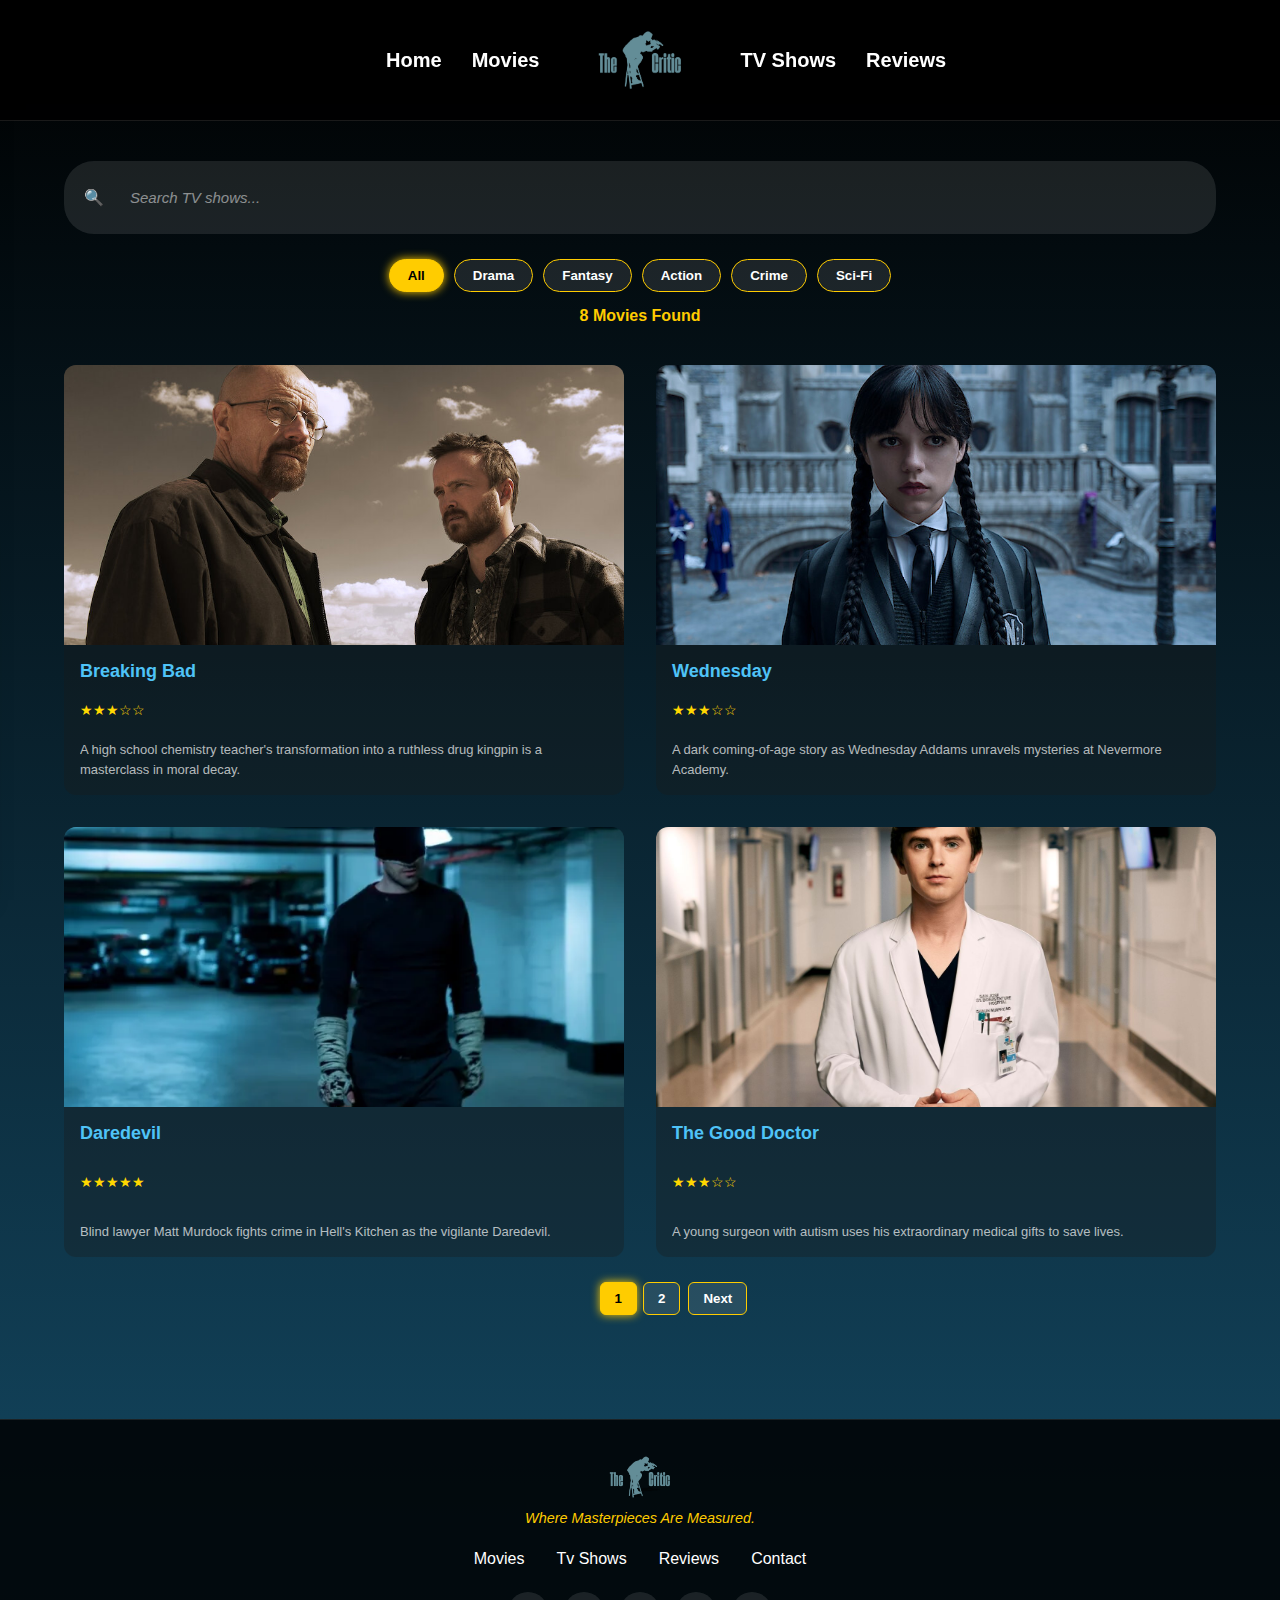
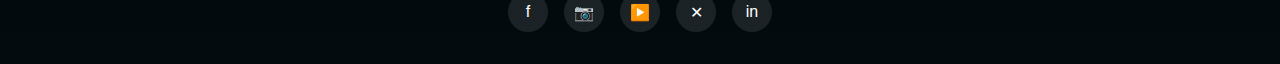
<file: TvShows.html>
<!DOCTYPE html>
<html lang="en">

<head>
  <meta charset="UTF-8">
  <meta name="viewport" content="width=device-width, initial-scale=1.0">
  <title>The Critic - TvShows</title>
  <link rel="stylesheet" href="Styles.css">
</head>

<body>
  <!-- ==================== HEADER ==================== -->
  <header>
    <nav class="navbar">
      <!-- Hamburger Icon (left side on mobile) -->
      <div class="hamburger" id="hamburger">
        <span></span>
        <span></span>
        <span></span>
      </div>

      <!-- Center Links (hidden on mobile) -->
      <ul class="nav-left">
        <li><a href="index.html">Home</a></li>
        <li><a href="Movies.html">Movies</a></li>
      </ul>

      <!-- Right Logo -->
      <a href="index.html" class="logo">
        <img src="Img/The_critic_Logo.png" alt="The Grille Logo" class="logo-img" />
      </a>

      <!-- Right Links (hidden on mobile) -->
      <ul class="nav-right">
        <li><a href="TvShows.html">TV Shows</a></li>
        <li><a href="Reviews.html">Reviews</a></li>
      </ul>
    </nav>

    <!-- Side Mobile Menu -->
    <div class="mobile-menu" id="mobileMenu">
      <ul>
        <li><a href="Index.html">Home</a></li>
        <li><a href="Movies.html">Movies</a></li>
        <li><a href="TvShows.html">TV Shows</a></li>
        <li><a href="Reviews.html">Reviews</a></li>
        <li><a href="Contact.html">Contact Us</a></li>
      </ul>
    </div>

    <!-- Optional overlay for dramatic effect -->
    <div class="menu-overlay" id="menuOverlay"></div>
  </header>


  <div class="container">
    <!-- ====== FILTER SECTION ====== -->
    <div class="filter-section">
      <!-- Search Bar -->
      <div class="search-bar">
        <span>🔍</span>
        <input type="text" placeholder="Search TV shows..." id="searchInput">
      </div>

      <!-- Categories Buttons -->
      <div class="categories-btn">
        <button class="category active" data-genre="all">All</button>
        <button class="category" data-genre="drama">Drama</button>
        <button class="category" data-genre="fantasy">Fantasy</button>
        <button class="category" data-genre="action">Action</button>
        <button class="category" data-genre="crime">Crime</button>
        <button class="category" data-genre="sci-fi">Sci-Fi</button>
      </div>
      <p id="movieCount" style="text-align:center; color:#ffcc00; font-weight:bold; margin-top:10px;"></p>
    </div>

    <!-- ====== TV SHOWS GRID ====== -->
    <div class="movies-grid2" id="moviesGrid">

      <!-- CRIME / DRAMA -->
      <div class="movie-card2" data-genre="crime" onclick="window.location.href='Reviews.html?movie=breaking-bad'"
        style="cursor: pointer;">
        <div class="movie-thumbnail2" style="background: url(Img/tvshows/BreakingBad.jpg) center / cover no-repeat">
        </div>
        <div class="movie-details2">
          <h3 class="movie-title2">Breaking Bad</h3>
          <div class="movie-rating2">★★★☆☆</div>
          <p class="movie-description2">A high school chemistry teacher's transformation into a ruthless drug kingpin is
            a masterclass in moral decay.</p>
        </div>
      </div>

      <!-- FANTASY -->
      <div class="movie-card2" data-genre="fantasy" onclick="window.location.href='Reviews.html?movie=wednesday'"
        style="cursor: pointer;">
        <div class="movie-thumbnail2" style="background: url(Img/tvshows/Wednesday.jpg) center / cover no-repeat"></div>
        <div class="movie-details2">
          <h3 class="movie-title2">Wednesday</h3>
          <div class="movie-rating2">★★★☆☆</div>
          <p class="movie-description2">A dark coming-of-age story as Wednesday Addams unravels mysteries at Nevermore
            Academy.</p>
        </div>
      </div>

      <!-- ACTION -->
      <div class="movie-card2" data-genre="action" onclick="window.location.href='Reviews.html?movie=daredevil'"
        style="cursor: pointer;">
        <div class="movie-thumbnail2" style="background: url(Img/tvshows/Daredevil.webp) center / cover no-repeat">
        </div>
        <div class="movie-details2">
          <h3 class="movie-title2">Daredevil</h3>
          <div class="movie-rating2">★★★★★</div>
          <p class="movie-description2">Blind lawyer Matt Murdock fights crime in Hell's Kitchen as the vigilante
            Daredevil.</p>
        </div>
      </div>

      <!-- DRAMA -->
      <div class="movie-card2" data-genre="drama" onclick="window.location.href='Reviews.html?movie=good-doctor'"
        style="cursor: pointer;">
        <div class="movie-thumbnail2" style="background: url(Img/tvshows/TheGoodDoctor.jpg) center / cover no-repeat">
        </div>
        <div class="movie-details2">
          <h3 class="movie-title2">The Good Doctor</h3>
          <div class="movie-rating2">★★★☆☆</div>
          <p class="movie-description2">A young surgeon with autism uses his extraordinary medical gifts to save lives.
          </p>
        </div>
      </div>

      <!-- FANTASY -->
      <div class="movie-card2" data-genre="fantasy" onclick="window.location.href='Reviews.html?movie=sandman'"
        style="cursor: pointer;">
        <div class="movie-thumbnail2" style="background: url(Img/tvshows/TheSandman.webp) center / cover no-repeat">
        </div>
        <div class="movie-details2">
          <h3 class="movie-title2">The Sandman</h3>
          <div class="movie-rating2">★★★☆☆</div>
          <p class="movie-description2">The Lord of Dreams embarks on a journey to restore order to his realm and
            beyond.</p>
        </div>
      </div>

      <!-- DRAMA -->
      <div class="movie-card2" data-genre="drama" onclick="window.location.href='Reviews.html?movie=suits'"
        style="cursor: pointer;">
        <div class="movie-thumbnail2" style="background: url(Img/tvshows/Suits.webp) center / cover no-repeat"></div>
        <div class="movie-details2">
          <h3 class="movie-title2">Suits</h3>
          <div class="movie-rating2">★★★★☆</div>
          <p class="movie-description2">A college dropout lands a legal job despite never attending law school.</p>
        </div>
      </div>

      <!-- SCI-FI -->
      <div class="movie-card2" data-genre="sci-fi" onclick="window.location.href='Reviews.html?movie=stranger-things'"
        style="cursor: pointer;">
        <div class="movie-thumbnail2" style="background: url(Img/tvshows/StrangerThings.webp) center / cover no-repeat">
        </div>
        <div class="movie-details2">
          <h3 class="movie-title2">Stranger Things</h3>
          <div class="movie-rating2">★★★★★</div>
          <p class="movie-description2">A group of kids face supernatural horrors and government secrets in the 80s.</p>
        </div>
      </div>

      <!-- DRAMA -->
      <div class="movie-card2" data-genre="drama" onclick="window.location.href='Reviews.html?movie=the-last-of-us'"
        style="cursor: pointer;">
        <div class="movie-thumbnail2" style="background: url(Img/tvshows/TheLastOfUs.jpg) center / cover no-repeat">
        </div>
        <div class="movie-details2">
          <h3 class="movie-title2">The Last of Us</h3>
          <div class="movie-rating2">★★★★☆</div>
          <p class="movie-description2">Two survivors bond while navigating a world ravaged by a fungal pandemic.</p>
        </div>
      </div>
    </div>

    <!-- Pagination -->
    <div class="pagination" id="paginationContainer">
      <button id="prevPage" class="page-btn">Prev</button>
      <div id="pageNumbers"></div>
      <button id="nextPage" class="page-btn">Next</button>
    </div>

  </div>
  <!-- CONTAINER ENDS HERE -->

  <!-- ==================== FOOTER ==================== -->
  <footer>
    <div class="footer-content">
      <div class="footer-logo">
        <img src="Img/The_critic_Logo.png" alt="The Grille Logo" class="footer-logo-img" />
        <div>
          <div class="footer-tagline">Where Masterpieces Are Measured.</div>
        </div>
      </div>

      <div class="footer-links">
        <a href="Movies.html">Movies</a>
        <a href="TvShows.html">Tv Shows</a>
        <a href="Reviews.html">Reviews</a>
        <a href="Contact.html">Contact</a>
      </div>

      <div class="social-links">
        <a href="https://www.facebook.com/mikaelsheeray.rodriguez" class="social-icon" target="_blank">f</a>
        <a href="https://www.instagram.com/" class="social-icon" target="_blank">📷</a>
        <a href="https://www.youtube.com/channel/UCqGom0FIhv2HtHSJ5Uxgwlw" class="social-icon" target="_blank">▶️</a>
        <a href="https://twitter.com" class="social-icon" target="_blank">✕</a>
        <a href="https://www.linkedin.com/in/mikael-sheeray-rodriguez-0749b9381/" class="social-icon"
          target="_blank">in</a>
      </div>
    </div>
  </footer>

  <script src="script.js" defer></script>
</body>


</html>
</file>
<file: Styles.css>
/* ==================== TABLE OF CONTENTS ====================
1. RESET & BASE STYLES
2. LAYOUT & CONTAINERS
3. HEADER & NAVIGATION
4. HAMBURGER MENU & MOBILE NAVIGATION
5. HERO SECTION & CAROUSEL
6. MOVIE CARDS & GRIDS
7. TRENDING SECTION & FILTERS
8. REVIEW PAGE LAYOUT
9. CONTACT PAGE
10. FOOTER
11. MEDIA QUERIES
    - Mobile (max-width: 480px)
    - Tablet (481px - 768px)
    - Tablet Large (769px - 1024px)
    - Desktop (min-width: 1024px)
12. PRINT STYLES
========================================================== */

/* ==================== 1. RESET & BASE STYLES ==================== */
* {
    margin: 0;
    padding: 0;
    box-sizing: border-box;
}

body {
    font-family: "Arial", sans-serif;
    background: linear-gradient(180deg, #000000 0%, #144A65 100%);
    color: #fff;
    min-height: 100vh;
    display: flex;
    flex-direction: column;
}

/* ==================== 2. LAYOUT & CONTAINERS ==================== */
.container {
    width: 90%;
    max-width: 1400px;
    margin: 0 auto;
    padding: 40px 0;
}

/* ==================== 3. HEADER & NAVIGATION ==================== */
header {
    background: rgba(0, 0, 0, 0.85);
    backdrop-filter: blur(10px);
    border-bottom: 1px solid rgba(255, 255, 255, 0.1);
    position: sticky;
    top: 0;
    z-index: 100;
}

.navbar {
    display: grid;
    grid-template-columns: 1fr auto 1fr;
    align-items: center;
    max-width: 1400px;
    margin: 0 auto;
    padding: 15px 40px;
}

.nav-left,
.nav-right {
    display: flex;
    gap: 30px;
    list-style: none;
    padding: 0 10%;
}

.nav-left {
    justify-content: flex-end;
}

.nav-right {
    justify-content: flex-start;
}

.nav-left a,
.nav-right a {
    color: #fff;
    text-decoration: none;
    font-size: 20px;
    transition: color 0.3s;
    position: relative;
    padding: 8px 0;
    font-weight: bold;
}

.nav-left a:hover,
.nav-right a:hover {
    color: #4fc3f7;
}

.nav-left a.active::after,
.nav-right a.active::after {
    content: "";
    position: absolute;
    bottom: -3px;
    left: 0;
    width: 100%;
    height: 2px;
    background: #4fc3f7;
}

/* Logo */
.logo {
    display: flex;
    align-items: center;
    justify-content: center;
    text-decoration: none;
    color: #4fc3f7;
}

.logo-img {
    width: 90px;
    height: 90px;
    object-fit: contain;
    padding: 0%;
}

/* ==================== 4. HAMBURGER MENU & MOBILE NAVIGATION ==================== */
.hamburger {
    display: none;
    flex-direction: column;
    justify-content: space-between;
    width: 28px;
    height: 20px;
    cursor: pointer;
    z-index: 210;
}

.hamburger span {
    display: block;
    height: 3px;
    width: 100%;
    background: #fff;
    border-radius: 2px;
    transition: all 0.3s ease;
}

.hamburger.active span:nth-child(1) {
    transform: rotate(45deg) translate(5px, 5px);
}

.hamburger.active span:nth-child(2) {
    opacity: 0;
}

.hamburger.active span:nth-child(3) {
    transform: rotate(-45deg) translate(5px, -5px);
}

/* Mobile Menu Sidebar */
.mobile-menu {
    position: fixed;
    top: 0;
    left: -280px;
    width: 260px;
    height: 100vh;
    background: rgba(0, 0, 0, 0.95);
    box-shadow: 4px 0 20px rgba(0, 0, 0, 0.6);
    padding-top: 80px;
    transition: left 0.35s ease;
    z-index: 200;
}

.mobile-menu.show {
    left: 0;
}

.mobile-menu ul {
    list-style: none;
    padding: 0;
    margin: 0;
    text-align: left;
}

.mobile-menu li {
    margin: 20px 0;
}

.mobile-menu a {
    color: #fff;
    text-decoration: none;
    font-size: 1.2rem;
    font-weight: bold;
    padding: 10px 30px;
    display: block;
    transition: color 0.3s ease, background 0.3s ease;
}

.mobile-menu a:hover {
    color: #4fc3f7;
    background: rgba(255, 255, 255, 0.05);
}

/* Menu Overlay */
.menu-overlay {
    display: none;
    position: fixed;
    top: 0;
    left: 0;
    width: 100%;
    height: 100%;
    background: rgba(0, 0, 0, 0.6);
    backdrop-filter: blur(3px);
    z-index: 150;
    opacity: 0;
    transition: opacity 0.3s ease;
}

.menu-overlay.show {
    display: block;
    opacity: 1;
}

/* ==================== 5. HERO SECTION & CAROUSEL ==================== */
.hero-section {
    margin-top: 40px;
    position: relative;
    height: 550px;
    border-radius: 15px;
    overflow: hidden;
    box-shadow: 0 25px 60px rgba(0, 0, 0, 0.5);
}

.hero-slide {
    position: absolute;
    width: 100%;
    height: 100%;
    opacity: 0;
    transition: opacity 0.6s ease-in-out;
}

.hero-slide.active {
    opacity: 1;
}

.hero-img {
    width: 100%;
    height: 100%;
    object-fit: cover;
}

.hero-content {
    position: absolute;
    bottom: 0;
    left: 0;
    right: 0;
    padding: 50px;
    background: linear-gradient(transparent, rgba(0, 0, 0, 0.9));
}

.hero-title {
    font-size: 64px;
    font-weight: bold;
    text-shadow: 2px 2px 8px rgba(0, 0, 0, 0.8);
}

.rating {
    color: #ffd700;
    font-size: 24px;
    margin-top: 10px;
}

/* Carousel Navigation */
.carousel-nav {
    position: absolute;
    top: 50%;
    transform: translateY(-50%);
    background: rgba(0, 0, 0, 0.5);
    color: #fff;
    border: none;
    padding: 15px 20px;
    cursor: pointer;
    font-size: 28px;
    border-radius: 5px;
    transition: all 0.3s;
    z-index: 10;
}

.carousel-nav:hover {
    background: rgba(79, 195, 247, 0.8);
}

.carousel-nav.prev {
    left: 25px;
}

.carousel-nav.next {
    right: 25px;
}

/* ==================== 6. MOVIE CARDS & GRIDS ==================== */
/* Main Movie Grid */
.movie-grid {
    transition: background 0.8s ease-in-out;
    display: grid;
    grid-template-columns: repeat(3, 1fr);
    gap: 2rem;
    margin-top: 2rem;
}

.movie-card {
    background: rgba(255, 255, 255, 0.05);
    border-radius: 12px;
    overflow: hidden;
    text-decoration: none;
    color: inherit;
    transition: transform 0.3s, box-shadow 0.3s;

}

.movie-card:hover {
    transform: translateY(-10px);
    box-shadow: 0 15px 40px rgba(79, 195, 247, 0.3);
}

.movie-poster-img {
    width: 100%;
    height: 320px;
    object-fit: cover;
}

.movie-info {
    padding: 15px;
    background: rgba(0, 0, 0, 0.3);
}

.movie-title {
    font-size: 18px;
    font-weight: bold;
}

.movie-rating {
    color: #ffd700;
    margin-top: 5px;
}

/* Movie Grid 2 (Alternate Style) */
.movies-grid2 {
    display: grid;
    grid-template-columns: repeat(2, 1fr);
    gap: 2rem;
    margin-top: 40px;
}


.movie-card2 {
    background: rgba(255, 255, 255, 0.05);
    border-radius: 12px;
    overflow: hidden;
    cursor: pointer;
    transition: transform 0.3s, box-shadow 0.3s;
    position: relative;
    display: flex;

}

.movie-card2:hover {
    transform: translateY(-10px);
    box-shadow: 0 15px 40px rgba(79, 195, 247, 0.3);
}

.movie-thumbnail2 {
    width: 100%;
    height: 280px;
    background-size: cover;
    background-position: center;
    background-repeat: no-repeat;
    position: relative;
    background-color: #000;
}

.movie-details2 {
    background: rgba(0, 0, 0, 0.3);
    padding: 16px;
    flex-grow: 1;
    display: flex;
    flex-direction: column;
    justify-content: space-between;
    box-sizing: border-box;
    min-height: 150px;
}

.movie-title2 {
    font-size: 18px;
    font-weight: bold;
    margin-bottom: 8px;
    color: #4fc3f7;
}

.movie-rating2 {
    color: #ffd700;
    font-size: 14px;
    margin-bottom: 10px;
}

.movie-description2 {
    color: rgba(255, 255, 255, 0.7);
    font-size: 13px;
    line-height: 1.5;
    display: -webkit-box;
    -webkit-line-clamp: 3;
    -webkit-box-orient: vertical;
    overflow: hidden;
}

/* ==================== 7. TRENDING SECTION & FILTERS ==================== */
.trending-section {
    margin-top: 70px;
}

.section-header {
    display: flex;
    justify-content: space-between;
    align-items: center;
    margin-bottom: 25px;
}

.section-title {
    font-size: 26px;
    font-weight: bold;
    color: #4fc3f7;
}

/* Filter Tabs */
.filter-tabs {
    display: flex;
    gap: 15px;
}

.filter-tabs button {
    background: rgba(255, 255, 255, 0.1);
    border: 1px solid rgba(255, 255, 255, 0.2);
    color: #fff;
    padding: 8px 20px;
    border-radius: 20px;
    cursor: pointer;
    transition: all 0.3s;
}

.filter-tabs button.active,
.filter-tabs button:hover {
    background: #4fc3f7;
    border-color: #4fc3f7;
}

/* Search Bar */
.search-bar {
    display: flex;
    align-items: center;
    background: rgba(255, 255, 255, 0.1);
    border-radius: 30px;
    padding: 12px 20px;
    gap: 10px;
    margin-bottom: 25px;
}

.search-bar input {
    background: none;
    border: none;
    color: #000;
    outline: none;
    flex: 1;
    font-size: 15px;
}

.search-bar input::placeholder {
    color: rgba(255, 255, 255, 0.5);
}

/* Categories */
.categories-btn {
    display: flex;
    flex-wrap: wrap;
    justify-content: center;
    gap: 10px;
    margin-bottom: 15px;
}

.category {
    background: rgba(255, 255, 255, 0.1);
    border: 1px solid #ffcc00;
    color: #fff;
    padding: 8px 18px;
    border-radius: 20px;
    cursor: pointer;
    transition: all 0.3s ease;
    font-weight: bold;
}

.category.active,
.category:hover {
    background: #ffcc00;
    color: #000;
    box-shadow: 0 0 10px #ffcc00;
}

/* Pagination */
.pagination {
    display: flex;
    justify-content: center;
    align-items: center;
    margin-top: 25px;
    gap: 8px;
    flex-wrap: wrap;
}

.page-btn {
    background: rgba(255, 255, 255, 0.1);
    border: 1px solid #ffcc00;
    color: #fff;
    padding: 8px 14px;
    border-radius: 6px;
    cursor: pointer;
    transition: all 0.3s ease;
    font-weight: bold;
}

.page-btn.active,
.page-btn:hover {
    background: #ffcc00;
    color: #000;
    box-shadow: 0 0 10px #ffcc00;
}

#pageNumbers {
    display: flex;
    gap: 6px;
}

/* View All Button */
.view-all {
    text-align: center;
    margin-top: 40px;
}

.view-all-btn {
    background: linear-gradient(135deg, #4fc3f7, #2196f3);
    border: none;
    color: #fff;
    padding: 15px 40px;
    border-radius: 30px;
    font-size: 16px;
    font-weight: bold;
    text-decoration: none;
    transition: all 0.3s;
}

.view-all-btn:hover {
    transform: scale(1.05);
    box-shadow: 0 10px 30px rgba(79, 195, 247, 0.4);
}

/* ==================== 8. REVIEW PAGE LAYOUT ==================== */
.review-layout {
    display: grid;
    grid-template-columns: 2fr 1fr;
    gap: 30px;
    margin-top: 40px;
}

/* Review Content */
.review-content {
    background: rgba(255, 255, 255, 0.05);
    border-radius: 15px;
    padding: 40px;
    backdrop-filter: blur(10px);
}

.review-header {
    gap: 30px;
    margin-bottom: 40px;
    align-items: flex-start;
}

.movie-poster-small {
    width: 400px;
    height: 280px;
    border-radius: 10px;
    background-size: cover;
    background-position: center;
    box-shadow: 0 10px 30px rgba(0, 0, 0, 0.5);
}

.review-info {
    flex: 1;
}

.review-title {
    font-size: 48px;
    font-weight: bold;
    margin-bottom: 15px;
    color: #4fc3f7;
}

.review-meta {
    color: rgba(255, 255, 255, 0.7);
    font-size: 14px;
    margin-bottom: 10px;
}

.review-text {
    line-height: 1.8;
    color: rgba(255, 255, 255, 0.85);
    font-size: 15px;
}

.review-text p {
    margin-bottom: 20px;
}

/* Sidebar */
.sidebar {
    display: flex;
    flex-direction: column;
    gap: 20px;
}

.recommendations-card {
    background: rgba(255, 255, 255, 0.05);
    border-radius: 15px;
    padding: 25px;
    backdrop-filter: blur(10px);
}

.card-title {
    font-size: 20px;
    font-weight: bold;
    margin-bottom: 20px;
    color: #4fc3f7;
}

.recommendation-item {
    background: rgba(0, 0, 0, 0.3);
    border-radius: 10px;
    overflow: hidden;
    margin-bottom: 15px;
    cursor: pointer;
    transition: transform 0.3s, box-shadow 0.3s;
    position: relative;
    height: 120px;
}

.recommendation-item:hover {
    transform: translateX(5px);
    box-shadow: 0 5px 20px rgba(79, 195, 247, 0.3);
}

.recommendation-bg {
    width: 100%;
    height: 100%;
    background-size: cover;
    background-position: center;
    display: flex;
    align-items: flex-end;
    padding: 15px;
    background: linear-gradient(rgba(0, 0, 0, 0.3), rgba(0, 0, 0, 0.8));
}

.recommendation-title {
    font-size: 16px;
    font-weight: bold;
    color: #fff;
}

/* ==================== 9. CONTACT PAGE ==================== */
/* Intro Section */
.contact-intro {
    text-align: center;
    margin-bottom: 3rem;
    padding: 2rem 0;
}

.page-title {
    font-size: 2.5rem;
    color: #4fc3f7;
    font-weight: bold;
    margin-bottom: 1rem;
    text-shadow: 2px 2px 8px rgba(0, 0, 0, 0.5);
}

.intro-text {
    font-size: 1.1rem;
    margin-top: 0.5rem;
    color: rgba(255, 255, 255, 0.8);
}

/* Form Section */
.form-section {
    background: linear-gradient(135deg, rgba(79, 195, 247, 0.1), rgba(33, 150, 243, 0.05));
    padding: 2.5rem;
    border-radius: 20px;
    box-shadow: 0 10px 40px rgba(0, 0, 0, 0.3);
    margin-bottom: 3rem;
    border: 1px solid rgba(79, 195, 247, 0.2);
    backdrop-filter: blur(10px);
}

.section-title::after {
    content: '';
    position: absolute;
    bottom: 0;
    left: 50%;
    transform: translateX(-50%);
    width: 80px;
    height: 3px;
    background: linear-gradient(90deg, transparent, #4fc3f7, transparent);
}

.form-group {
    border: 2px solid rgba(79, 195, 247, 0.3);
    padding: 2rem;
    border-radius: 15px;
    margin-bottom: 2rem;
    background: rgba(0, 0, 0, 0.2);
    transition: all 0.3s ease;
}

.form-group:hover {
    border-color: rgba(79, 195, 247, 0.5);
    box-shadow: 0 5px 20px rgba(79, 195, 247, 0.2);
}

legend {
    color: #4fc3f7;
    padding: 0 1rem;
    font-size: 1.2rem;
    font-weight: bold;
}

.form-row {
    display: flex;
    flex-direction: column;
    margin-bottom: 1.5rem;
}

.form-row label {
    font-weight: 600;
    margin-bottom: 0.7rem;
    color: rgba(255, 255, 255, 0.9);
}

input,
select,
textarea {
    padding: 1rem;
    border: 2px solid rgba(79, 195, 247, 0.3);
    border-radius: 10px;
    outline: none;
    font-size: 1rem;
    background: rgba(255, 255, 255, 0.95);
    color: #000;
    transition: all 0.3s ease;
    font-family: "Arial", sans-serif;
}

input:focus,
select:focus,
textarea:focus {
    border-color: #4fc3f7;
    box-shadow: 0 0 15px rgba(79, 195, 247, 0.3);
    background: #fff;
}

input::placeholder,
textarea::placeholder {
    color: #999;
    font-style: italic;
}

textarea {
    resize: vertical;
    min-height: 120px;
}

.checkbox-row {
    flex-direction: row;
    align-items: center;
    gap: 1rem;
}

.checkbox-row input[type="checkbox"] {
    width: 20px;
    height: 20px;
    cursor: pointer;
}

/* Form Buttons */
.form-buttons {
    text-align: center;
    margin-top: 2rem;
    display: flex;
    gap: 1rem;
    justify-content: center;
    flex-wrap: wrap;
}

.btn {
    padding: 1rem 3rem;
    border: none;
    border-radius: 30px;
    cursor: pointer;
    font-weight: bold;
    font-size: 1rem;
    margin: 0.5rem;
    transition: all 0.3s ease;
    text-transform: uppercase;
    letter-spacing: 1px;
}

.btn-submit {
    background: linear-gradient(135deg, #4fc3f7, #2196f3);
    color: #fff;
    box-shadow: 0 5px 20px rgba(79, 195, 247, 0.4);
}

.btn-submit:hover {
    background: linear-gradient(135deg, #6dd5fa, #4fc3f7);
    transform: translateY(-3px);
    box-shadow: 0 8px 30px rgba(79, 195, 247, 0.6);
}

.btn-reset {
    background: rgba(255, 255, 255, 0.1);
    color: #fff;
    border: 2px solid rgba(255, 255, 255, 0.3);
}

.btn-reset:hover {
    background: rgba(255, 255, 255, 0.2);
    border-color: rgba(255, 255, 255, 0.5);
    transform: translateY(-3px);
}

/* Table Section */
.table-container {
    display: block;
}

.mobile-contact-list {
    display: none;
}

.table-section {
    margin-bottom: 3rem;
    text-align: center;
}

.table-container {
    overflow-x: auto;
    margin-top: 2rem;
    border-radius: 15px;
    box-shadow: 0 10px 40px rgba(0, 0, 0, 0.3);
}

.info-table {
    width: 100%;
    border-collapse: collapse;
    background: linear-gradient(135deg, rgba(79, 195, 247, 0.1), rgba(33, 150, 243, 0.05));
    border-radius: 15px;
    overflow: hidden;
    backdrop-filter: blur(10px);
}

.info-table caption {
    caption-side: top;
    font-weight: bold;
    font-size: 1.2rem;
    margin-bottom: 1rem;
    color: #4fc3f7;
    text-align: left;
    padding-left: 1rem;
}

.info-table thead {
    background: linear-gradient(135deg, rgba(79, 195, 247, 0.3), rgba(33, 150, 243, 0.3));
}

.info-table th {
    padding: 1.5rem 1rem;
    color: #fff;
    font-weight: bold;
    text-align: left;
    font-size: 1rem;
    text-transform: uppercase;
    letter-spacing: 1px;
    border-bottom: 2px solid rgba(79, 195, 247, 0.5);
}

.info-table td {
    padding: 1.2rem 1rem;
    border-bottom: 1px solid rgba(255, 255, 255, 0.1);
    color: rgba(255, 255, 255, 0.9);
    font-size: 0.95rem;
    text-align: left;
}

.info-table tbody tr {
    transition: all 0.3s ease;
}

.info-table tbody tr:hover {
    background: rgba(79, 195, 247, 0.15);
    transform: scale(1.01);
}

.info-table tbody tr:nth-child(even) {
    background: rgba(0, 0, 0, 0.1);
}

.info-table tbody tr:nth-child(even):hover {
    background: rgba(79, 195, 247, 0.15);
}

.info-table tfoot {
    background: rgba(0, 0, 0, 0.3);
}

.info-table tfoot td {
    text-align: center;
    color: #4fc3f7;
    font-style: italic;
    padding: 1rem;
    border-top: 2px solid rgba(79, 195, 247, 0.3);
}

/* Mobile Contact List */
.mobile-contact-list h3 {
    color: #4fc3f7;
    font-size: 1.5rem;
    margin-bottom: 1.5rem;
    text-align: center;
}

.mobile-contact-list ul {
    list-style: none;
    padding: 0;
}

.mobile-contact-list li {
    padding: 1rem;
    margin-bottom: 0.8rem;
    background: rgba(0, 0, 0, 0.2);
    border-radius: 10px;
    border-left: 4px solid #4fc3f7;
    transition: all 0.3s ease;
}

.mobile-contact-list li:hover {
    background: rgba(79, 195, 247, 0.1);
    transform: translateX(5px);
}

.mobile-contact-list strong {
    color: #4fc3f7;
    display: inline-block;
    min-width: 100px;
}

.mobile-contact-list a {
    color: #6dd5fa;
    text-decoration: none;
    transition: color 0.3s ease;
}

.mobile-contact-list a:hover {
    color: #fff;
    text-decoration: underline;
}

/* Contact Grid */
.contact-grid {
    display: grid;
    grid-template-columns: repeat(auto-fit, minmax(240px, 1fr));
    gap: 2rem;
    margin-top: 2rem;
}

.contact-card {
    background: linear-gradient(135deg, rgba(79, 195, 247, 0.1), rgba(33, 150, 243, 0.05));
    border-radius: 20px;
    padding: 2.5rem 2rem;
    text-align: center;
    transition: all 0.4s ease;
    border: 2px solid rgba(79, 195, 247, 0.2);
    backdrop-filter: blur(10px);
    position: relative;
    overflow: hidden;
}

.contact-card::before {
    content: '';
    position: absolute;
    top: -50%;
    left: -50%;
    width: 200%;
    height: 200%;
    background: radial-gradient(circle, rgba(79, 195, 247, 0.1), transparent);
    opacity: 0;
    transition: opacity 0.4s ease;
}

.contact-card:hover::before {
    opacity: 1;
}

.contact-card:hover {
    background: linear-gradient(135deg, rgba(79, 195, 247, 0.2), rgba(33, 150, 243, 0.1));
    border-color: #4fc3f7;
    transform: translateY(-10px);
    box-shadow: 0 15px 40px rgba(79, 195, 247, 0.3);
}

.contact-icon {
    font-size: 3rem;
    margin-bottom: 1rem;
    filter: drop-shadow(0 5px 10px rgba(79, 195, 247, 0.3));
}

.contact-card h3 {
    color: #4fc3f7;
    font-size: 1.4rem;
    margin-bottom: 1rem;
    font-weight: bold;
}

.contact-card p {
    color: rgba(255, 255, 255, 0.9);
    font-size: 1rem;
    margin-bottom: 0.5rem;
}

.contact-card a {
    color: #4fc3f7;
    text-decoration: none;
    font-weight: bold;
    transition: all 0.3s ease;
}

.contact-card a:hover {
    color: #6dd5fa;
    text-decoration: underline;
}

.contact-detail {
    color: rgba(255, 255, 255, 0.6);
    font-size: 0.9rem;
    font-style: italic;
    margin-top: 0.8rem;
}

/* ==================== 10. FOOTER ==================== */
footer {
    position: relative;
    width: 100%;
    background: rgba(0, 0, 0, 0.85);
    color: #fff;
    border-top: 1px solid rgba(255, 255, 255, 0.1);
    padding: 2rem 0;
    margin-top: 4rem;
    text-align: center;
}

.footer-content {
    max-width: 1200px;
    margin: 0 auto;
    padding: 0 2rem;
    display: flex;
    flex-direction: column;
    gap: 1.5rem;
}

.footer-logo {
    display: flex;
    flex-direction: column;
    align-items: center;
    gap: 0.5rem;
}

.footer-logo-img {
    height: 50px;
    width: auto;
}

.footer-tagline {
    font-size: 0.9rem;
    color: #ffcc00;
    font-style: italic;
}

.footer-links {
    display: flex;
    justify-content: center;
    gap: 2rem;
    flex-wrap: wrap;
}

.footer-links a {
    color: #fff;
    text-decoration: none;
    transition: color 0.3s ease;
}

.footer-links a:hover {
    color: #ffcc00;
}

.social-links {
    display: flex;
    justify-content: center;
    gap: 1rem;
}

.social-icon {
    display: inline-flex;
    align-items: center;
    justify-content: center;
    width: 40px;
    height: 40px;
    border-radius: 50%;
    background: rgba(255, 255, 255, 0.1);
    color: #fff;
    text-decoration: none;
    transition: all 0.3s ease;
}

.social-icon:hover {
    background: #ffcc00;
    color: #000;
    transform: translateY(-3px);
}

/* ==================== 11. MEDIA QUERIES ==================== */

/* ========== MOBILE (max-width: 480px) ========== */
@media (max-width: 480px) {

    /* Navigation */
    .navbar {
        grid-template-columns: 1fr auto;
        padding: 15px 20px;
        position: relative;
    }

    .nav-left,
    .nav-right {
        display: none;
    }

    .hamburger {
        display: flex;
    }

    /* Hero Section */
    .hero-section {
        height: 320px;
    }

    .hero-title {
        font-size: 1.8rem;
        text-align: center;
    }

    .hero-content {
        padding: 25px;
        text-align: center;
    }

    .rating {
        font-size: 1rem;
    }

    .hero-img {
        width: 100%;
        height: 100%;
        object-fit: cover;
    }

    /* Movie Grids */

    .movie-grid,
    .movies-grid2 {
        grid-template-columns: 1fr;
        gap: 1rem;
    }

    .movie-card,
    .movie-card2 {
        width: 100%;
        margin: 0 auto;
    }

    .movie-poster-img,
    .movie-thumbnail2 {
        width: 100%;
        height: auto;
        max-height: 400px;
        object-fit: cover;
        border-radius: 10px;
    }

    .movie-info {
        padding: 10px;
    }

    .movie-title {
        font-size: 1.1rem;
    }

    /* Review Layout */
    .review-layout {
        grid-template-columns: 1fr;
    }

    .review-header {
        gap: 30px;
        margin-bottom: 40px;
        align-items: flex-start;
    }

    .movie-poster-small {
        width: 100%;
        height: 200px;
    }

    /* Footer */
    footer {
        text-align: center;
        background-color: #000;
        color: #fff;
        padding: 1.5rem 1rem;
        position: inherit;
        bottom: 0;
        left: 0;
        width: 100%;
        z-index: 100;
    }

    .footer-content {
        flex-direction: column;
        text-align: center;
    }

    .footer-links {
        flex-direction: column;
        gap: 15px;
    }

    /* Hide the table on mobile */
    .table-container {
        display: none !important;
    }

    /* Show the mobile contact list */
    .mobile-contact-list {
        display: block !important;
        background: linear-gradient(135deg, rgba(79, 195, 247, 0.1), rgba(33, 150, 243, 0.05));
        padding: 2rem;
        border-radius: 15px;
        margin-top: 2rem;
    }

    .movie-thumbnail2 {
        height: 250px !important;
        background-size: cover !important;
        background-position: center !important;
        display: block !important;
    }

    .movie-card2 {
        width: 100% !important;
        margin: 0 auto;
    }

    .movies-grid2 {
        grid-template-columns: 1fr !important;
        /* One per row for mobile */
        gap: 1.5rem !important;
    }
}




/* ========== TABLET (481px - 768px) ========== */
@media (min-width: 481px) and (max-width: 768px) {

    /* Navigation */
    .navbar {
        grid-template-columns: 1fr auto;
        padding: 15px 30px;
    }

    .nav-left,
    .nav-right {
        display: none;
    }

    .hamburger {
        display: flex;
        width: 35px;
        height: 22px;
    }

    /* Hero Section */
    .hero-section {
        height: 320px;
    }

    .hero-title {
        font-size: 1.8rem;
    }

    .hero-content {
        padding: 25px;
        text-align: center;
    }

    .rating {
        font-size: 1rem;
    }

    .hero-img {
        width: 100%;
        height: 100%;
        object-fit: cover;
    }

    /* Movie Grids */
    .movie-grid {
        grid-template-columns: 1fr;
        gap: 1rem;
    }

    .movie-card {
        width: 100%;
        margin: 0 auto;
    }

    .movie-poster-img {
        width: 100%;
        height: auto;
        max-height: 400px;
        object-fit: cover;
        border-radius: 10px;
    }

    .movie-info {
        padding: 10px;
    }

    .movie-title {
        font-size: 1.1rem;
    }

    /* Review Layout */
    .review-layout {
        grid-template-columns: 1fr;
    }

    .review-header {
        gap: 30px;
        margin-bottom: 40px;
        align-items: flex-start;
    }
}

/* ========== TABLET LARGE (769px - 1024px) ========== */
@media (min-width: 769px) and (max-width: 1024px) {
    .movie-grid {
        grid-template-columns: repeat(2, 1fr);
    }

    .hero-section {
        height: 450px;
    }
}

/* ========== DESKTOP (min-width: 1024px) ========== */
@media screen and (min-width: 1024px) {
    .review-header {
        display: flex;
    }
}

/* ==================== 12. PRINT STYLES ==================== */
@media print {

    /* Reset body styles for printing */
    body {
        background: #fff !important;
        color: #000 !important;
        font-family: "Times New Roman", serif;
    }

    /* Hide non-essential elements */
    header nav,
    footer,
    .hero-section,
    .carousel-nav,
    .sidebar,
    .filter-tabs,
    .search-bar,
    .hamburger,
    .social-links,
    .filter-section,
    .pagination,
    .view-all,
    .form-buttons button[type="reset"],
    .categories-btn,
    .mobile-menu,
    .menu-overlay {
        display: none !important;
    }

    /* Header and Footer for Print */
    header,
    footer {
        display: block !important;
        background: #fff !important;
        border: none !important;
        padding: 20px 0 !important;
    }

    header::before {
        content: "The Grille - Movie Review Website";
        display: block;
        text-align: center;
        font-size: 24pt;
        font-weight: bold;
        color: #000;
        margin-bottom: 10px;
    }

    footer::after {
        content: "Where Masterpieces Are Measured.";
        display: block;
        text-align: center;
        font-size: 12pt;
        color: #666;
        margin-top: 20px;
        border-top: 1px solid #000;
        padding-top: 10px;
    }

    /* Container adjustments */
    .container {
        width: 100%;
        max-width: 100%;
        margin: 0;
        padding: 10px;
    }

    /* Movie grids for print */
    .movie-grid,
    .movies-grid2 {
        display: grid !important;
        grid-template-columns: repeat(2, 1fr) !important;
        gap: 15px;
        page-break-inside: avoid;
    }

    /* Movie cards */
    .movie-card,
    .movie-card2 {
        background: #fff !important;
        box-shadow: none !important;
        border: 1px solid #000;
        page-break-inside: avoid;
        margin-bottom: 10px;
        display: block !important;
        opacity: 1 !important;
        transform: none !important;
    }

    .movie-poster-img,
    .movie-thumbnail2 {
        border: 1px solid #ccc;
        max-height: 200px;
        -webkit-print-color-adjust: exact !important;
        print-color-adjust: exact !important;
        color-adjust: exact !important;
        display: block !important;
        width: 100% !important;
        height: 200px !important;
    }

    /* Force background images to print */
    .movie-thumbnail2,
    .recommendation-bg {
        -webkit-print-color-adjust: exact !important;
        print-color-adjust: exact !important;
        color-adjust: exact !important;
        background-size: cover !important;
        background-position: center !important;
        background-repeat: no-repeat !important;
    }

    .movie-info,
    .movie-details2 {
        background: #fff !important;
        color: #000 !important;
        padding: 10px;
    }

    .movie-title,
    .movie-title2 {
        color: #000 !important;
        font-weight: bold;
    }

    .movie-rating,
    .movie-rating2 {
        color: #000 !important;
    }

    .movie-description2 {
        color: #333 !important;
    }

    /* Review page layout */
    .review-layout {
        display: block;
    }

    .review-content {
        background: #fff !important;
        box-shadow: none !important;
        padding: 20px;
        page-break-inside: avoid;
    }

    .review-header {
        page-break-after: avoid;
    }

    .movie-poster-small {
        border: 1px solid #000;
        width: 200px;
        height: 300px;
        float: left;
        margin-right: 20px;
        margin-bottom: 10px;
    }

    .review-title {
        color: #000 !important;
        font-size: 24pt;
    }

    .review-meta {
        color: #333 !important;
    }

    .review-text {
        color: #000 !important;
        line-height: 1.6;
    }

    .review-text p {
        margin-bottom: 12pt;
        text-align: justify;
    }

    /* Contact page - Forms */
    .contact-intro,
    .form-section,
    .table-section,
    .contact-grid-section {
        background: #fff !important;
        color: #000 !important;
        page-break-inside: avoid;
        margin-bottom: 20px;
    }

    .page-title,
    .section-title {
        color: #000 !important;
        border-bottom: 2px solid #000;
        padding-bottom: 5px;
        margin-bottom: 15px;
    }

    .form-group {
        border: 1px solid #000;
        padding: 15px;
        margin-bottom: 15px;
        page-break-inside: avoid;
    }

    legend {
        color: #000 !important;
        font-weight: bold;
    }

    input,
    select,
    textarea {
        border: 1px solid #000 !important;
        background: #fff !important;
        color: #000 !important;
    }

    /* Table styles for print */
    .info-table {
        width: 100%;
        border-collapse: collapse;
        background: #fff !important;
        page-break-inside: avoid;
    }

    .info-table th,
    .info-table td {
        border: 1px solid #000 !important;
        padding: 8px;
        color: #000 !important;
        background: #fff !important;
    }

    .info-table th {
        background: #f0f0f0 !important;
        font-weight: bold;
    }

    .info-table caption {
        color: #000 !important;
        font-weight: bold;
        margin-bottom: 10px;
    }

    /* Contact cards */
    .contact-grid {
        display: grid;
        grid-template-columns: repeat(2, 1fr);
        gap: 15px;
        page-break-inside: avoid;
    }

    .contact-card {
        background: #fff !important;
        border: 1px solid #000;
        page-break-inside: avoid;
        padding: 15px;
    }

    .contact-card h3 {
        color: #000 !important;
        margin: 10px 0;
    }

    .contact-card p {
        color: #000 !important;
        margin: 5px 0;
    }

    .contact-detail {
        color: #333 !important;
    }

    .contact-icon {
        display: none;
    }

    /* Show contact grid section */
    .contact-grid-section {
        display: block !important;
    }

    /* Hide mobile-specific content */
    .mobile-contact-list {
        display: none !important;
    }

    /* Links */
    a {
        color: #000 !important;
        text-decoration: underline;
    }

    a[href^="http"]::after {
        content: " (" attr(href) ")";
        font-size: 10pt;
        color: #666;
    }

    /* Prevent orphans and widows */
    p {
        orphans: 3;
        widows: 3;
    }

    h1,
    h2,
    h3,
    h4,
    h5,
    h6 {
        page-break-after: avoid;
        page-break-inside: avoid;
    }

    /* Page breaks */
    .movie-card,
    .movie-card2,
    .review-content,
    .form-section,
    .table-section {
        page-break-inside: avoid;
    }
}
</file>
